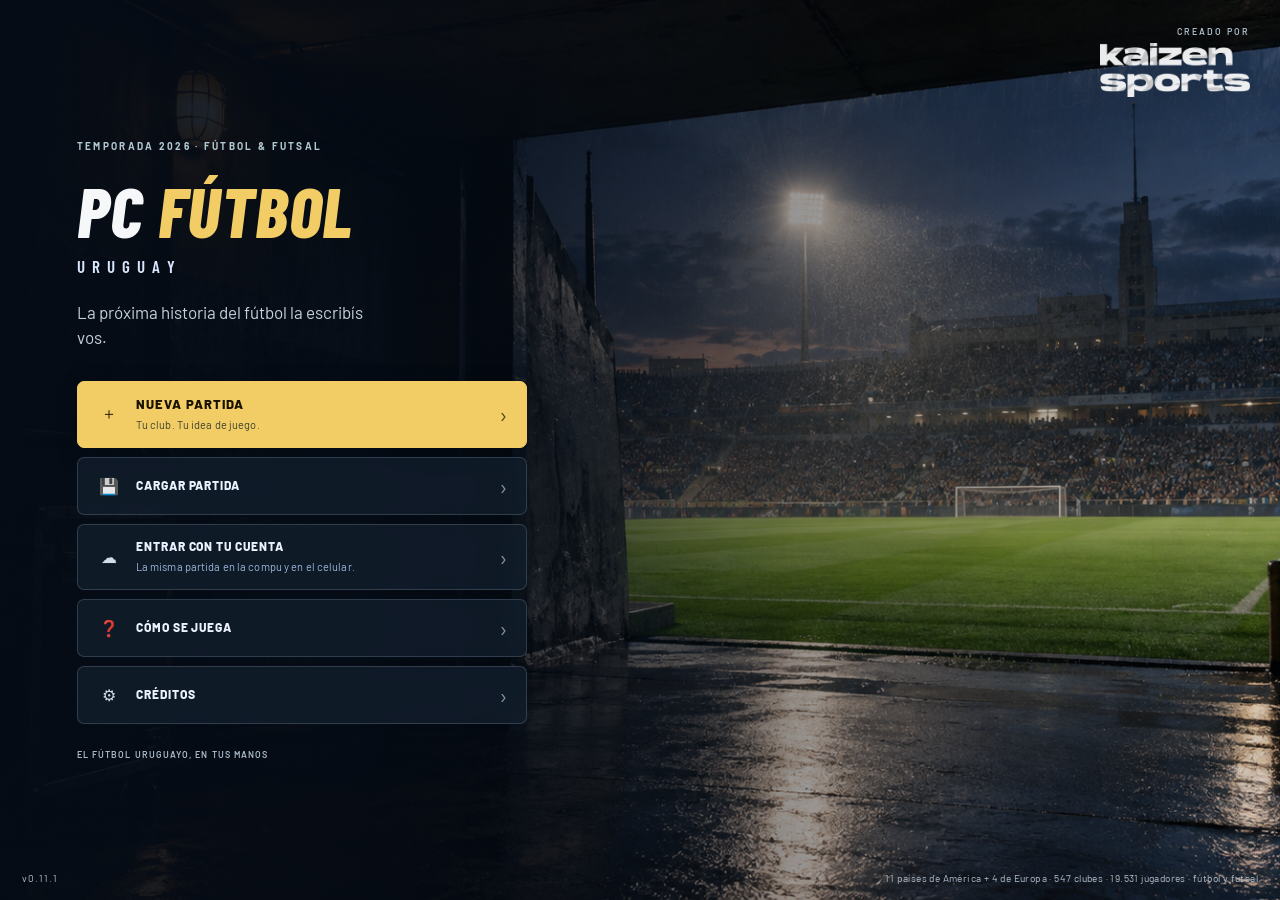
<file: index.html>
<!doctype html>
<html lang="es">
<head>
<meta charset="utf-8" />
<meta name="viewport" content="width=device-width, initial-scale=1" />
<title>PC Fútbol Uruguay</title>
<link rel="preconnect" href="https://fonts.googleapis.com"><link rel="stylesheet" href="https://fonts.googleapis.com/css2?family=Barlow+Condensed:wght@600;700;800&family=Barlow:wght@400;500;600;700&display=swap">
<link rel="icon" href="data:image/svg+xml,<svg xmlns='http://www.w3.org/2000/svg' viewBox='0 0 100 100'><circle cx='50' cy='50' r='45' fill='%23f5c400' stroke='%23000' stroke-width='6'/><text x='50' y='64' font-size='42' text-anchor='middle' font-family='Arial' font-weight='bold'>PC</text></svg>" />
  <script type="module" crossorigin src="./assets/index-eWFLXA1o.js"></script>
  <link rel="stylesheet" crossorigin href="./assets/index-C8ZMC3F7.css">
</head>
<body>
<div id="app"><div role="status" style="height:100vh;display:grid;place-content:center;background:#090f18;color:#f2cc65;font-family:Arial,sans-serif;text-align:center"><strong style="font-size:28px;letter-spacing:2px">PC FÚTBOL</strong><p style="color:#b4c1d0;font-size:13px">Entrando al juego…</p></div></div>
<noscript>Activá JavaScript para jugar PC Fútbol Uruguay.</noscript>
</body>
</html>
</file>
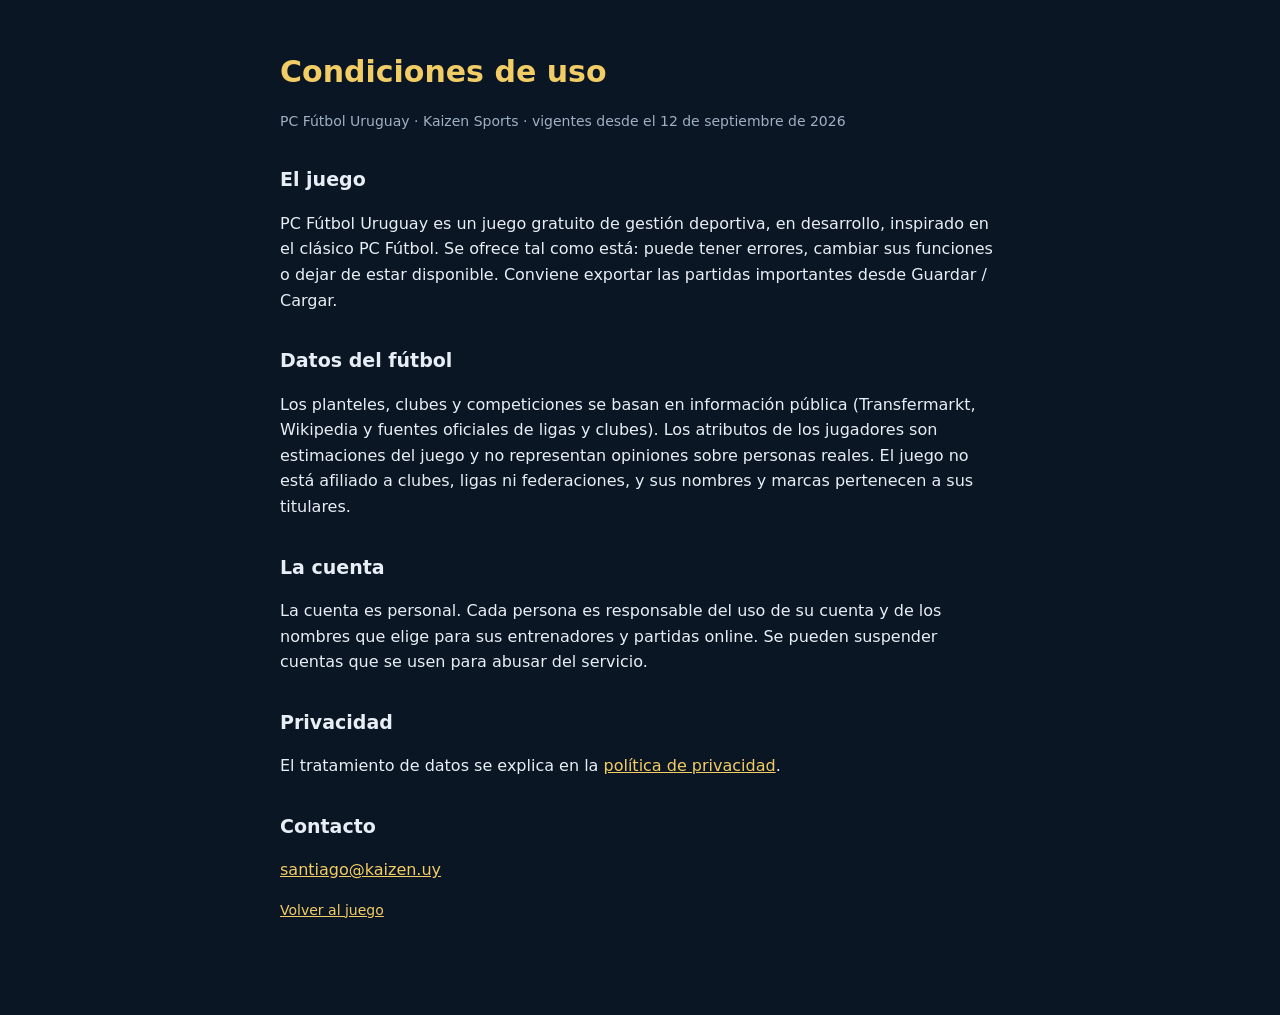
<file: condiciones.html>
<!doctype html>
<html lang="es"><head><meta charset="utf-8"><meta name="viewport" content="width=device-width,initial-scale=1">
<title>Condiciones de uso · PC Fútbol Uruguay</title>
<style>
:root{--bg:#0b1624;--tx:#e8eef5;--mu:#9fb0c3;--ac:#f2cc65}
body{margin:0;background:var(--bg);color:var(--tx);font:16px/1.6 system-ui,-apple-system,Segoe UI,Roboto,sans-serif}
main{max-width:720px;margin:0 auto;padding:48px 22px 80px}
h1{font-size:30px;margin:0 0 4px;color:var(--ac)} h2{font-size:19px;margin:32px 0 8px}
p,li{color:var(--tx)} .mu{color:var(--mu);font-size:14px} a{color:var(--ac)}
</style></head><body><main>
<h1>Condiciones de uso</h1>
<p class="mu">PC Fútbol Uruguay · Kaizen Sports · vigentes desde el 12 de septiembre de 2026</p>

<h2>El juego</h2>
<p>PC Fútbol Uruguay es un juego gratuito de gestión deportiva, en desarrollo, inspirado en el clásico PC Fútbol. Se ofrece tal como está: puede tener errores, cambiar sus funciones o dejar de estar disponible. Conviene exportar las partidas importantes desde Guardar / Cargar.</p>

<h2>Datos del fútbol</h2>
<p>Los planteles, clubes y competiciones se basan en información pública (Transfermarkt, Wikipedia y fuentes oficiales de ligas y clubes). Los atributos de los jugadores son estimaciones del juego y no representan opiniones sobre personas reales. El juego no está afiliado a clubes, ligas ni federaciones, y sus nombres y marcas pertenecen a sus titulares.</p>

<h2>La cuenta</h2>
<p>La cuenta es personal. Cada persona es responsable del uso de su cuenta y de los nombres que elige para sus entrenadores y partidas online. Se pueden suspender cuentas que se usen para abusar del servicio.</p>

<h2>Privacidad</h2>
<p>El tratamiento de datos se explica en la <a href="/privacidad.html">política de privacidad</a>.</p>

<h2>Contacto</h2>
<p><a href="mailto:santiago@kaizen.uy">santiago@kaizen.uy</a></p>
<p class="mu"><a href="/">Volver al juego</a></p>
</main></body></html>
</file>
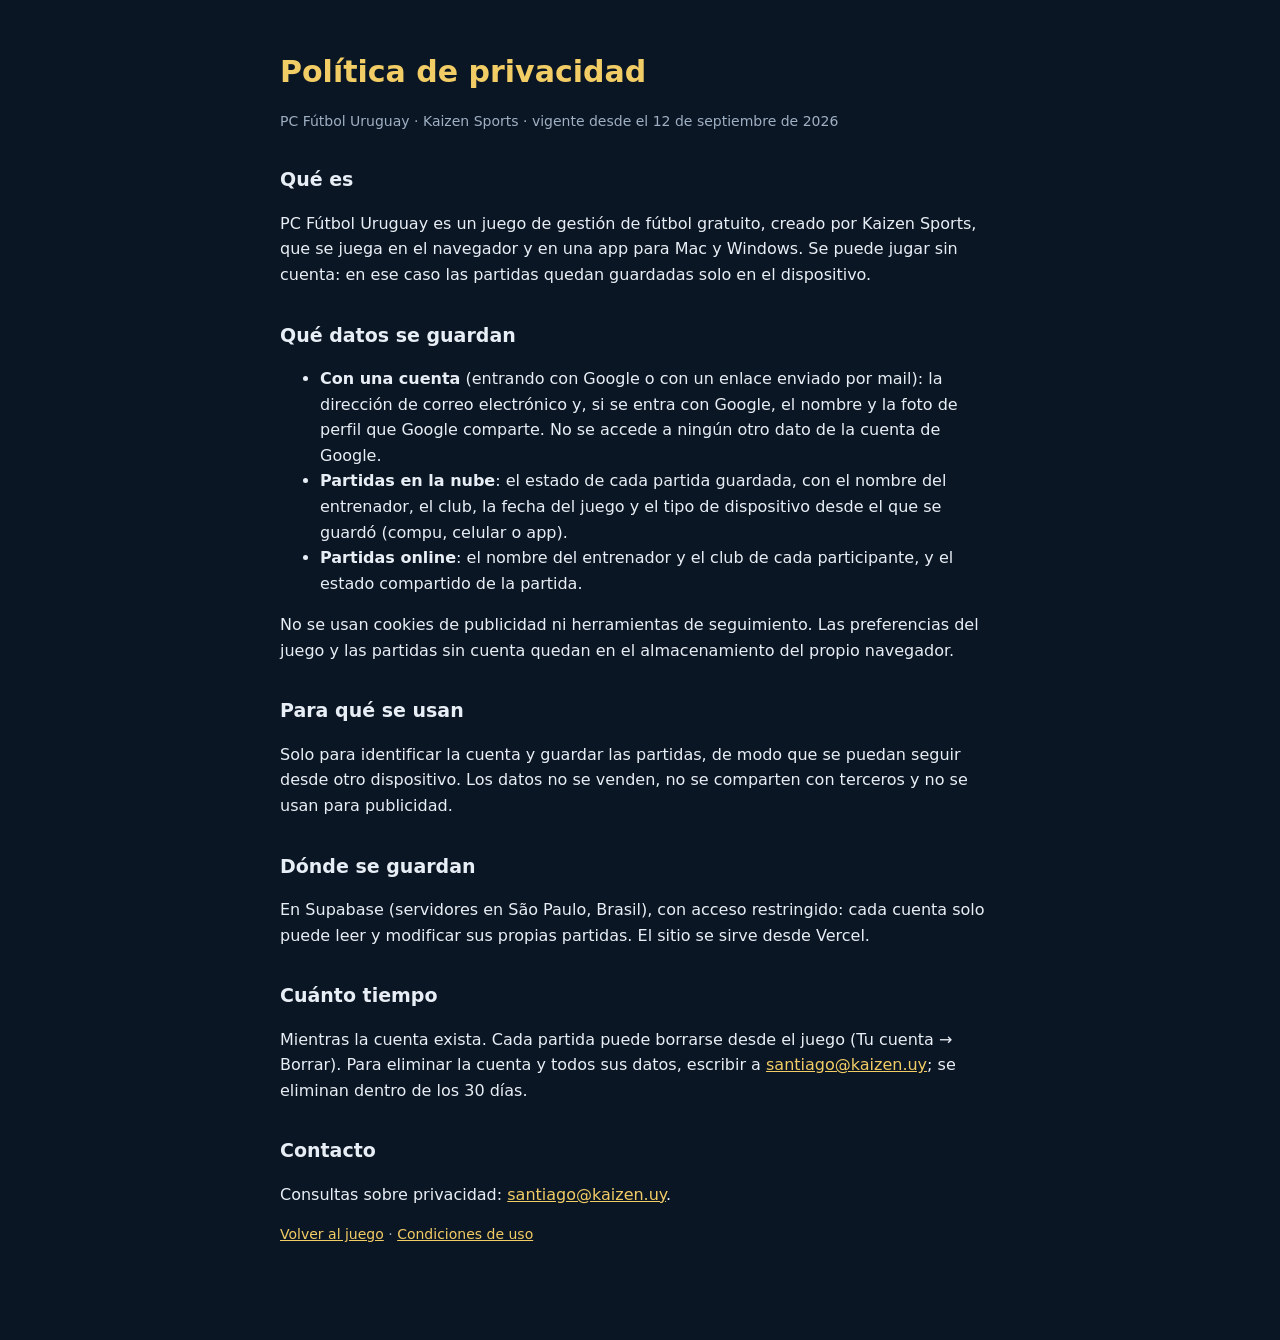
<file: privacidad.html>
<!doctype html>
<html lang="es"><head><meta charset="utf-8"><meta name="viewport" content="width=device-width,initial-scale=1">
<title>Privacidad · PC Fútbol Uruguay</title>
<style>
:root{--bg:#0b1624;--tx:#e8eef5;--mu:#9fb0c3;--ac:#f2cc65}
body{margin:0;background:var(--bg);color:var(--tx);font:16px/1.6 system-ui,-apple-system,Segoe UI,Roboto,sans-serif}
main{max-width:720px;margin:0 auto;padding:48px 22px 80px}
h1{font-size:30px;margin:0 0 4px;color:var(--ac)} h2{font-size:19px;margin:32px 0 8px}
p,li{color:var(--tx)} .mu{color:var(--mu);font-size:14px} a{color:var(--ac)}
</style></head><body><main>
<h1>Política de privacidad</h1>
<p class="mu">PC Fútbol Uruguay · Kaizen Sports · vigente desde el 12 de septiembre de 2026</p>

<h2>Qué es</h2>
<p>PC Fútbol Uruguay es un juego de gestión de fútbol gratuito, creado por Kaizen Sports, que se juega en el navegador y en una app para Mac y Windows. Se puede jugar sin cuenta: en ese caso las partidas quedan guardadas solo en el dispositivo.</p>

<h2>Qué datos se guardan</h2>
<ul>
<li><b>Con una cuenta</b> (entrando con Google o con un enlace enviado por mail): la dirección de correo electrónico y, si se entra con Google, el nombre y la foto de perfil que Google comparte. No se accede a ningún otro dato de la cuenta de Google.</li>
<li><b>Partidas en la nube</b>: el estado de cada partida guardada, con el nombre del entrenador, el club, la fecha del juego y el tipo de dispositivo desde el que se guardó (compu, celular o app).</li>
<li><b>Partidas online</b>: el nombre del entrenador y el club de cada participante, y el estado compartido de la partida.</li>
</ul>
<p>No se usan cookies de publicidad ni herramientas de seguimiento. Las preferencias del juego y las partidas sin cuenta quedan en el almacenamiento del propio navegador.</p>

<h2>Para qué se usan</h2>
<p>Solo para identificar la cuenta y guardar las partidas, de modo que se puedan seguir desde otro dispositivo. Los datos no se venden, no se comparten con terceros y no se usan para publicidad.</p>

<h2>Dónde se guardan</h2>
<p>En Supabase (servidores en São Paulo, Brasil), con acceso restringido: cada cuenta solo puede leer y modificar sus propias partidas. El sitio se sirve desde Vercel.</p>

<h2>Cuánto tiempo</h2>
<p>Mientras la cuenta exista. Cada partida puede borrarse desde el juego (Tu cuenta → Borrar). Para eliminar la cuenta y todos sus datos, escribir a <a href="mailto:santiago@kaizen.uy">santiago@kaizen.uy</a>; se eliminan dentro de los 30 días.</p>

<h2>Contacto</h2>
<p>Consultas sobre privacidad: <a href="mailto:santiago@kaizen.uy">santiago@kaizen.uy</a>.</p>
<p class="mu"><a href="/">Volver al juego</a> · <a href="/condiciones.html">Condiciones de uso</a></p>
</main></body></html>
</file>
<file: assets/index-C8ZMC3F7.css>
:root{--bg:#070f1f;--bg2:#0c1b36;--panel:#12264a;--panel2:#0d1f3f;--line:#25416f;--hi:#4b78c8;--text:#e6edff;--muted:#8fa4cf;--accent:#f5c400;--accent2:#ff8a00;--green:#39c25a;--red:#ff4d4d;--sel:#2c5cb8;--font:"Barlow","Segoe UI",Tahoma,Arial,sans-serif;--display:"Barlow Condensed","Arial Narrow",Arial,sans-serif;--ease:cubic-bezier(.2,.8,.2,1)}*{box-sizing:border-box}html,body{margin:0;height:100%;background:var(--bg);color:var(--text);font-family:var(--font);font-size:13.5px;overflow:hidden;-webkit-font-smoothing:antialiased}#app{height:100vh;display:flex;flex-direction:column}button{font-family:var(--font);font-size:12px;cursor:pointer}.btn{background:linear-gradient(#4f82d6,#2b4f96);border:1px solid #7ea3e6;border-bottom-color:#17305e;border-right-color:#17305e;color:#fff;padding:6px 14px;text-transform:uppercase;letter-spacing:.06em;font-weight:600;border-radius:2px;text-shadow:0 1px 0 #000}.btn:hover{background:linear-gradient(#6a9aeb,#3a63b3)}.btn:active{background:#243f78}.btn:disabled{opacity:.45;cursor:default}.btn.accent{background:linear-gradient(#ffd83a,#d99a00);color:#1a1200;border-color:#ffe98a;border-bottom-color:#7a5200;border-right-color:#7a5200;text-shadow:none}.btn.accent:hover{background:linear-gradient(#ffe36a,#eeb000)}.btn.small{padding:3px 8px;font-size:11px}.btn.danger{background:linear-gradient(#d8484f,#8a1f24);border-color:#f08080}.btn.ghost{background:transparent;border:1px solid var(--line);color:var(--muted)}.btn.ghost:hover{color:#fff;border-color:var(--hi)}select,input[type=text],input[type=number]{background:#071427;color:var(--text);border:1px solid var(--line);padding:4px 6px;font-family:var(--font);font-size:12px;border-radius:2px}input[type=range]{accent-color:var(--accent)}.topbar{height:52px;display:flex;align-items:center;gap:18px;padding:0 14px;background:linear-gradient(#1c3a70,#0b1d3a);border-bottom:2px solid #000;box-shadow:0 2px #3a5f9d}.logo{font-family:var(--display);font-weight:800;font-size:26px;letter-spacing:.04em;color:var(--accent);text-shadow:2px 2px 0 #000,0 0 12px rgba(245,196,0,.35);font-style:italic}.logo span{color:#fff;font-weight:300;font-style:normal;font-size:16px;margin-left:6px;letter-spacing:.2em}.topinfo{display:flex;gap:22px;margin-left:auto;font-size:12px}.topinfo b{color:#fff}.topinfo .lbl{color:var(--muted);font-size:10px;text-transform:uppercase;letter-spacing:.1em;display:block}.frame{flex:1;display:flex;min-height:0}.sidenav{width:170px;background:linear-gradient(90deg,#0e2246,#0a1a36);border-right:1px solid #000;display:flex;flex-direction:column;padding:8px 0}.sidenav button{background:none;border:0;border-left:4px solid transparent;color:var(--muted);text-align:left;padding:9px 12px;font-size:12px;text-transform:uppercase;letter-spacing:.08em;display:flex;align-items:center;gap:9px}.sidenav button .ic{width:18px;text-align:center;font-size:14px;opacity:.9}.sidenav button:hover{color:#fff;background:#ffffff0a}.sidenav button.active{color:var(--accent);border-left-color:var(--accent);background:linear-gradient(90deg,rgba(245,196,0,.14),transparent)}.sidenav .badge{margin-left:auto;background:var(--accent2);color:#000;border-radius:9px;padding:0 6px;font-size:10px;font-weight:700}.sidenav .spacer{flex:1}.main{flex:1;min-width:0;overflow:auto;padding:12px 14px;background:radial-gradient(1200px 500px at 50% -100px,#183566,var(--bg) 70%)}.bottombar{height:44px;display:flex;align-items:center;gap:12px;padding:0 14px;background:linear-gradient(#0b1d3a,#071226);border-top:1px solid #2b4a80}.bottombar .status{color:var(--muted);font-size:12px;flex:1;white-space:nowrap;overflow:hidden;text-overflow:ellipsis}.panel{background:linear-gradient(#152d5a,#0f2247);border:1px solid var(--line);box-shadow:inset 0 1px #ffffff12,0 6px 18px #00000059;margin-bottom:12px;animation:rise .4s var(--ease) both}.panel>h3{margin:0;padding:7px 12px;font-family:var(--display);font-size:14px;background:linear-gradient(#2a4f8f,#1b3a6d);border-bottom:1px solid #000;color:var(--accent);font-size:12px;text-transform:uppercase;letter-spacing:.14em;font-weight:700;display:flex;align-items:center;gap:8px}.panel>h3 .right{margin-left:auto;display:flex;gap:6px;font-weight:400;text-transform:none;letter-spacing:0}.panel .body{padding:10px}.grid2{display:grid;grid-template-columns:1fr 1fr;gap:12px}.grid4{display:grid;grid-template-columns:repeat(4,1fr);gap:12px}.grid3{display:grid;grid-template-columns:1fr 1fr 1fr;gap:12px}.grid-2-1{display:grid;grid-template-columns:2fr 1fr;gap:12px}.grid-1-2{display:grid;grid-template-columns:1fr 2fr;gap:12px}.row{display:flex;gap:8px;align-items:center;flex-wrap:wrap}.col{display:flex;flex-direction:column;gap:6px}h1.title{font-family:var(--display);font-size:26px;margin:0 0 12px;color:#fff;text-transform:uppercase;letter-spacing:.08em;font-weight:800;text-shadow:2px 2px 0 #000;display:flex;align-items:center;gap:10px;animation:rise .35s var(--ease)}h1.title small{color:var(--muted);font-size:12px;letter-spacing:.1em;margin-left:10px;font-weight:400}table.t{width:100%;border-collapse:collapse;font-size:12px}table.t th{background:#0a1a36;color:var(--muted);text-transform:uppercase;font-size:10px;letter-spacing:.08em;padding:5px 6px;text-align:left;border-bottom:1px solid var(--line);cursor:pointer;white-space:nowrap;position:sticky;top:0}table.t th.num,table.t td.num{text-align:right}table.t th.c,table.t td.c{text-align:center}table.t td{padding:4px 6px;border-bottom:1px solid rgba(255,255,255,.05);white-space:nowrap}table.t tr:nth-child(2n) td{background:#ffffff06}table.t tr.click:hover td{background:#22447d}table.t tr.sel td{background:var(--sel)!important;color:#fff}table.t tr.me td{background:#f5c4001f;font-weight:700}table.t tr.zone-g td:first-child{border-left:3px solid var(--green)}table.t tr.zone-b td:first-child{border-left:3px solid #4b9ef5}table.t tr.zone-r td:first-child{border-left:3px solid var(--red)}table.t tr.zone-y td:first-child{border-left:3px solid var(--accent)}.attr{display:inline-block;min-width:22px;text-align:center;padding:1px 3px;border-radius:2px;font-weight:700;font-size:11px;color:#000}.a1{background:#8e1b1b;color:#fff}.a2{background:#d94d2a}.a3{background:#f0a030}.a4{background:#f5d040}.a5{background:#b8e04a}.a6{background:#5cd65c}.a7{background:#2ee08a}.a8{background:#26d6f5}.pos{display:inline-block;min-width:32px;text-align:center;font-size:10px;font-weight:700;padding:1px 4px;border-radius:2px;background:#333;color:#fff}.pos.POR{background:#c9a400;color:#000}.pos.DEF{background:#2d7be0}.pos.MED{background:#2aa66b}.pos.DEL{background:#d43b3b}.shield{display:inline-flex;align-items:center;justify-content:center;width:22px;height:22px;border-radius:50%;font-size:8px;font-weight:800;border:2px solid #000;margin-right:6px;vertical-align:middle;letter-spacing:0;flex:none}.shield.big{width:64px;height:64px;font-size:16px;border-width:3px;box-shadow:0 3px 8px #0009}.tabs{display:flex;gap:2px;margin-bottom:8px;flex-wrap:wrap}.tabs button{background:#0d2043;border:1px solid var(--line);border-bottom:0;color:var(--muted);padding:6px 12px;text-transform:uppercase;font-size:11px;letter-spacing:.08em}.tabs button.active{background:linear-gradient(#2c5cb8,#1c3d80);color:#fff;border-color:var(--hi)}.tabs button:hover{color:#fff}.kv{display:grid;grid-template-columns:auto 1fr;gap:3px 12px;font-size:12px}.kv .k{color:var(--muted);text-transform:uppercase;font-size:10px;letter-spacing:.08em;padding-top:2px}.bar{height:8px;background:#071427;border:1px solid #1e3560;border-radius:2px;overflow:hidden;position:relative}.bar>i{display:block;height:100%;background:linear-gradient(90deg,#39c25a,#a8e04a)}.bar.warn>i{background:linear-gradient(90deg,#e0a030,#f5d040)}.bar.bad>i{background:linear-gradient(90deg,#c22,#f66)}.news{border-left:3px solid var(--line);padding:6px 10px;margin-bottom:6px;background:#0003}.news.important{border-left-color:var(--accent)}.news h4{margin:0 0 3px;font-size:12px;color:#fff}.news .d{color:var(--muted);font-size:10px;text-transform:uppercase;letter-spacing:.1em}.news p{margin:3px 0 0;color:#c6d3f0;font-size:12px;line-height:1.4}.news.partido{border-left-color:#4b9ef5}.news.fichaje{border-left-color:#39c25a}.news.lesion{border-left-color:#ff4d4d}.news.directiva{border-left-color:var(--accent2)}.news.copa{border-left-color:#c084fc}.money{font-variant-numeric:tabular-nums}.pos-num{color:var(--muted)}.green{color:var(--green)}.red{color:var(--red)}.muted{color:var(--muted)}.accent{color:var(--accent)}.center{text-align:center}.small{font-size:11px}.nowrap{white-space:nowrap}.modal-bg{position:fixed;inset:0;background:#000000a6;display:flex;align-items:center;justify-content:center;z-index:50}.modal{background:linear-gradient(#173468,#0e2449);border:1px solid var(--hi);box-shadow:0 10px 40px #000;min-width:420px;max-width:92vw;max-height:90vh;overflow:auto}.modal>h3{margin:0;padding:8px 12px;background:linear-gradient(#2a4f8f,#1b3a6d);color:var(--accent);text-transform:uppercase;letter-spacing:.12em;font-size:12px;display:flex;align-items:center}.modal>h3 .x{margin-left:auto;background:none;border:0;color:#fff;font-size:16px}.modal .body{padding:12px}.toast{position:fixed;bottom:56px;right:16px;background:#1b3a6d;border:1px solid var(--accent);color:#fff;padding:10px 14px;z-index:60;box-shadow:0 4px 16px #000;max-width:380px;animation:fade .3s}@keyframes fade{0%{opacity:0;transform:translateY(8px)}to{opacity:1}}.menu-screen:before{content:"";position:absolute;inset:0;background:repeating-linear-gradient(0deg,rgba(255,255,255,.025) 0 1px,transparent 1px 3px);pointer-events:none}.menu-btns .btn{padding:12px;font-size:14px}.club-grid{display:grid;grid-template-columns:repeat(auto-fill,minmax(150px,1fr));gap:8px}.club-card{background:#0d2043;border:1px solid var(--line);padding:8px;cursor:pointer;display:flex;align-items:center;gap:8px}.club-card:hover{border-color:var(--hi);background:#16305c}.club-card.sel{border-color:var(--accent);background:#1d3d75;box-shadow:0 0 0 1px var(--accent)}.club-card b{font-size:12px;display:block}.club-card small{color:var(--muted);font-size:10px}.pitch{position:relative;background:linear-gradient(#2c8b3c,#237a32);border:2px solid #fff;aspect-ratio:105/68;width:100%;background-image:repeating-linear-gradient(90deg,rgba(255,255,255,.05) 0 9.09%,transparent 9.09% 18.18%)}.pitch .line{position:absolute;border:1px solid rgba(255,255,255,.8)}.slot{position:absolute;width:46px;height:46px;margin:-23px 0 0 -23px;border-radius:50%;border:2px solid #000;display:flex;flex-direction:column;align-items:center;justify-content:center;cursor:pointer;font-size:9px;font-weight:700;box-shadow:0 2px 6px #0009;text-shadow:0 1px 1px rgba(0,0,0,.8)}.slot.sel{outline:3px solid var(--accent)}.slot .n{font-size:14px;line-height:1}.slot .nm{max-width:60px;overflow:hidden;text-overflow:ellipsis;white-space:nowrap;position:absolute;top:47px;background:#000000b3;padding:1px 4px;border-radius:2px;font-weight:600;font-size:9px;color:#fff}.match-wrap{display:grid;grid-template-columns:1fr 330px;gap:12px;height:calc(100vh - 140px)}.match-left{display:flex;flex-direction:column;min-height:0}.scoreboard{display:flex;align-items:center;justify-content:center;gap:20px;padding:8px 14px;background:linear-gradient(#0a1a36,#071226);border:1px solid var(--line);font-size:20px;font-weight:700;margin-bottom:8px;font-family:var(--display);letter-spacing:.03em}.scoreboard .score{font-size:38px;transition:transform .2s var(--ease);color:var(--accent);min-width:110px;text-align:center;font-variant-numeric:tabular-nums}.scoreboard .clock{font-size:14px;color:#fff;background:#000;padding:2px 8px;border-radius:2px;font-variant-numeric:tabular-nums}.scoreboard .team{flex:1;text-align:center;display:flex;align-items:center;gap:8px;justify-content:center}canvas.pitch2d{width:100%;height:auto;background:#1e6b2e;border:2px solid #cfd8ea;display:block;image-rendering:auto}.match-controls{display:flex;gap:6px;align-items:center;padding:8px 0}.match-controls .speed button.active{background:linear-gradient(#ffd83a,#d99a00);color:#000}.commentary{flex:1;overflow:auto;background:#040b18;border:1px solid var(--line);padding:6px 8px;font-size:12px;min-height:80px}.commentary div{padding:2px 0;border-bottom:1px solid rgba(255,255,255,.04)}.commentary .goal{color:var(--accent);font-weight:700}.commentary .yellow{color:#f5d040}.commentary .red{color:var(--red)}.commentary .min{color:var(--muted);display:inline-block;width:32px}.match-right{display:flex;flex-direction:column;gap:8px;min-height:0;overflow:auto}.lineup-list{font-size:11px}.lineup-list div{display:flex;gap:6px;padding:2px 4px;border-bottom:1px solid rgba(255,255,255,.04);align-items:center}.lineup-list .num{width:20px;color:var(--muted);text-align:right}.lineup-list .rt{margin-left:auto;font-weight:700}.lineup-list .fit{width:40px;height:5px}.lineup-list div.click{cursor:pointer}.lineup-list div.click:hover{background:#22447d}.lineup-list div.sel{background:var(--sel)}.statrow{display:grid;grid-template-columns:40px 1fr 40px;gap:6px;align-items:center;font-size:11px;margin:2px 0}.statrow .lbl{text-align:center;color:var(--muted);text-transform:uppercase;font-size:9px;letter-spacing:.1em}.statrow .l{text-align:right}.statbar{display:flex;height:6px;background:#071427}.statbar i{display:block;height:100%}.cal{display:grid;grid-template-columns:repeat(7,1fr);gap:3px}.cal .d{background:#0d2043;border:1px solid #1e3560;min-height:62px;padding:3px;font-size:10px}.cal .d.today{border-color:var(--accent);box-shadow:inset 0 0 0 1px var(--accent)}.cal .d .n{color:var(--muted)}.cal .d .fx{background:#1d3d75;margin-top:2px;padding:1px 3px;border-radius:2px;font-size:9px;white-space:nowrap;overflow:hidden;text-overflow:ellipsis}.cal .d .fx.me{background:#7a5200;color:#fff}.cal .d .fx.played{opacity:.7}.cal .head{color:var(--accent);text-transform:uppercase;font-size:10px;text-align:center;letter-spacing:.1em}.sort-ind{color:var(--accent)}.stars{color:var(--accent);letter-spacing:1px}.trophy{display:inline-block;padding:2px 6px;background:#3a2e00;border:1px solid var(--accent);color:var(--accent);border-radius:2px;font-size:10px;margin:2px}.result-list div{display:grid;grid-template-columns:1fr 50px 1fr;gap:6px;padding:3px 4px;border-bottom:1px solid rgba(255,255,255,.05);font-size:12px;align-items:center}.result-list .h{text-align:right}.result-list .s{text-align:center;font-weight:700;background:#000;border-radius:2px;padding:1px 0;color:var(--accent)}.result-list div.me{background:#f5c4001a}.result-list div.click{cursor:pointer}.result-list div.click:hover{background:#22447d}.hint{color:var(--muted);font-size:11px;font-style:italic}.form-row{display:grid;grid-template-columns:140px 1fr;gap:8px;align-items:center;margin-bottom:8px}.form-row label{color:var(--muted);text-transform:uppercase;font-size:10px;letter-spacing:.08em}.chip{display:inline-block;padding:1px 6px;border-radius:2px;font-size:10px;font-weight:700;background:#233;border:1px solid #456}.chip.w{background:#1f6b2e;border-color:#39c25a}.chip.d{background:#5a5a1a;border-color:#c9c94a}.chip.l{background:#6b1f1f;border-color:#ff4d4d}::-webkit-scrollbar{width:10px;height:10px}::-webkit-scrollbar-track{background:#071226}::-webkit-scrollbar-thumb{background:#2b4a80;border:2px solid #071226;border-radius:5px}@media (max-width:1100px){.match-wrap{grid-template-columns:1fr}.grid3{grid-template-columns:1fr 1fr}}.scorers-line{display:flex;justify-content:space-between;font-size:11px;color:var(--muted);padding:0 10px 6px;min-height:16px}.scorers-line .a{text-align:right}.scoreboard.has-sheet{margin-bottom:0;border-bottom:0}.scoresheet{display:grid;grid-template-columns:1fr 1fr;gap:6px 20px;padding:10px 18px 12px;background:linear-gradient(#071226,#050e1f);border:1px solid var(--line);border-top:1px solid rgba(255,255,255,.07);margin-bottom:8px;font-size:13px}.scoresheet .a{justify-self:end}.scoresheet .goal-line{display:flex;align-items:baseline;gap:6px;padding:2px 0;line-height:1.35}.scoresheet .a .goal-line{flex-direction:row-reverse}.scoresheet .goal-line .ball{font-size:10px;opacity:.75}.scoresheet .goal-line b{font-weight:700}.scoresheet .goal-line .mins{color:var(--muted);font-variant-numeric:tabular-nums}.goal-flash{position:absolute;inset:0;display:flex;align-items:center;justify-content:center;font-size:72px;font-weight:900;font-style:italic;text-shadow:4px 4px 0 #000,0 0 30px rgba(0,0,0,.6);pointer-events:none;animation:goalpop .5s ease-out;letter-spacing:.05em}@keyframes goalpop{0%{transform:scale(.4);opacity:0}to{transform:scale(1);opacity:1}}.goal-flash[hidden]{display:none}.progress-text{color:var(--muted);font-size:12px}@keyframes rise{0%{opacity:0;transform:translateY(6px)}to{opacity:1;transform:none}}@keyframes pop{0%{transform:scale(1)}40%{transform:scale(1.25)}to{transform:scale(1)}}.score.pop{animation:pop .5s var(--ease)}.btn{transition:background .15s,transform .1s var(--ease),box-shadow .15s}.btn:hover{box-shadow:0 3px 10px #0006;transform:translateY(-1px)}.btn:active{transform:translateY(0)}.sidenav button{transition:color .15s,background .15s,border-color .15s}table.t tr.click td{transition:background .12s}.club-card{transition:transform .15s var(--ease),border-color .15s,background .15s}.club-card:hover{transform:translateY(-2px)}.slot{transition:transform .15s var(--ease),box-shadow .15s}.slot:hover{transform:scale(1.08);z-index:2}.shield{background-image:linear-gradient(160deg,#ffffff59,#fff0 55%);box-shadow:0 1px 3px #00000080}.bar>i{transition:width .4s var(--ease)}.news{animation:rise .3s var(--ease) both}.toast{animation:rise .3s var(--ease)}.main>*{animation:rise .3s var(--ease)}.topbar{border-bottom:1px solid #1e3a68;box-shadow:0 2px 10px #0006}.kv .k,table.t th{font-family:var(--display);font-size:11px;letter-spacing:.1em}.tabs button{font-family:var(--display);font-size:12.5px;letter-spacing:.08em;transition:color .15s,background .15s}.sidenav button{font-family:var(--display);font-size:13.5px;letter-spacing:.1em}@media (prefers-reduced-motion: reduce){*{animation:none!important;transition:none!important}}.pitch.court{background:linear-gradient(#d9a45b,#c78d47);border:2px solid #fff;aspect-ratio:2/1;background-image:repeating-linear-gradient(90deg,rgba(120,70,20,.15) 0 2.5%,transparent 2.5% 5%)}.pitch.court:before{content:"";position:absolute;left:50%;top:0;bottom:0;border-left:2px solid #fff}.pitch.court:after{content:"";position:absolute;left:50%;top:50%;width:15%;aspect-ratio:1;border:2px solid #fff;border-radius:50%;transform:translate(-50%,-50%)}.club-link{cursor:pointer}.club-link:hover{color:var(--accent);text-decoration:underline}@keyframes slideIn{0%{opacity:0;transform:translate(18px)}to{opacity:1;transform:none}}@keyframes slideInBack{0%{opacity:0;transform:translate(-18px)}to{opacity:1;transform:none}}@keyframes cardSpin{0%{transform:rotateY(90deg) scale(.6);opacity:0}60%{transform:rotateY(-10deg) scale(1.1);opacity:1}to{transform:none;opacity:1}}@keyframes scorerIn{0%{opacity:0;transform:translateY(24px) scale(.95)}to{opacity:1;transform:none}}@keyframes pulseRing{0%{box-shadow:0 0 #ffd83a8c}70%{box-shadow:0 0 0 14px #ffd83a00}to{box-shadow:0 0 #ffd83a00}}@keyframes flashRow{0%{background:#ffd83a47}to{background:transparent}}.screen-in{animation:slideIn .22s var(--ease) both}.screen-back{animation:slideInBack .22s var(--ease) both}.stagger>*{animation:rise .28s var(--ease) both}.stagger>*:nth-child(1){animation-delay:.02s}.stagger>*:nth-child(2){animation-delay:.06s}.stagger>*:nth-child(3){animation-delay:.1s}.stagger>*:nth-child(4){animation-delay:.14s}.stagger>*:nth-child(5){animation-delay:.18s}.stagger>*:nth-child(n+6){animation-delay:.22s}.scorer-card{position:absolute;left:50%;bottom:14px;transform:translate(-50%);background:linear-gradient(180deg,#0a142cf5,#060c1cf5);border:1px solid var(--accent);border-radius:6px;padding:8px 16px;display:flex;gap:10px;align-items:center;animation:scorerIn .35s var(--ease) both;z-index:6;box-shadow:0 8px 30px #0009}.scorer-card .g{font-family:var(--display);font-size:22px;color:var(--accent);font-style:italic}.scorer-card .n{font-weight:700;font-size:15px}.scorer-card .m{color:var(--muted);font-size:12px}.card-pop{position:absolute;left:50%;top:38%;width:34px;height:46px;border-radius:3px;transform:translate(-50%,-50%);animation:cardSpin .5s var(--ease) both;z-index:6;box-shadow:0 6px 20px #00000080}.card-pop.y{background:#f5c400}.card-pop.r{background:#e30613}.pp-on{animation:pulseRing 1.4s ease-out infinite}.timeout-overlay{position:absolute;inset:0;background:#040a188c;display:flex;align-items:center;justify-content:center;z-index:5;animation:fade .25s var(--ease) both;font-family:var(--display);font-size:26px;letter-spacing:.1em;color:#fff}table.t tr.flash td{animation:flashRow .8s var(--ease) both}.num-anim{font-variant-numeric:tabular-nums}.pitch2d{transition:filter .2s var(--ease)}.pitch2d.goal{filter:brightness(1.25) saturate(1.15)}.week-plan{display:grid;grid-template-columns:repeat(5,1fr);gap:8px;margin-bottom:10px}.week-plan .day{display:flex;flex-direction:column;gap:4px;background:#ffffff08;border:1px solid var(--line);border-radius:4px;padding:8px}.week-plan .day b{font-family:var(--display);font-size:12px;letter-spacing:.06em;color:var(--accent)}.week-plan .day select{width:100%}.week-plan .day .hint{font-size:10.5px;line-height:1.25}@media (max-width:1100px){.week-plan{grid-template-columns:repeat(2,1fr)}}.pers-tag{display:inline-flex;align-items:center;gap:4px;font-size:11px;font-weight:700;padding:1px 7px;border-radius:2px;border:1px solid var(--line);color:var(--muted);white-space:nowrap}.pers-tag.lider{color:#f0c14b;border-color:#7a5f14;background:#f0c14b12}.pers-tag.veterano{color:#c9a227;border-color:#6b5512;background:#c9a22712}.pers-tag.ambicioso{color:#6fbf73;border-color:#2f5c33;background:#6fbf7312}.pers-tag.temperamental{color:#e2705a;border-color:#6b2f26;background:#e2705a12}.pers-tag.inseguro{color:#8fa6c4;border-color:#33475e;background:#8fa6c412}.pers-tag.profesional{color:#9fb3c8;border-color:#345}.pers-tag.tranquilo{color:#8f9aa6;border-color:#3a444e}.talk-line{font-style:italic;color:var(--muted)}.talk-opt{display:block;width:100%;text-align:left;margin-bottom:6px}.talk-opt b{display:block}.talk-done{border:1px solid var(--line);border-left:3px solid var(--accent);padding:6px 10px;background:#ffffff06}.press-q{border-left:3px solid var(--accent);padding:8px 12px;margin-bottom:12px;background:#ffffff05}.press-q .outlet{font-size:11px;letter-spacing:.08em;text-transform:uppercase;color:var(--accent);font-weight:700}.press-q h4{margin:2px 0 8px}.xi{display:flex;flex-direction:column;gap:8px}.xi-line{display:flex;align-items:center;gap:8px;flex-wrap:wrap}.xi-line .g{font-size:11px;font-weight:700;color:var(--muted);width:34px}.xi-p{display:inline-flex;gap:6px;align-items:center;border:1px solid var(--line);padding:3px 9px;border-radius:2px;cursor:pointer;font-size:12px}.xi-p:hover{border-color:var(--accent)}.btn.accent .hint,.talk-opt.accent .hint{color:#0009}a{color:var(--accent);text-decoration:none}a:hover{text-decoration:underline}a.red{color:var(--red)}ul.guia{margin:0;padding-left:18px;display:flex;flex-direction:column;gap:7px}ul.guia li{line-height:1.45}.news.linked{cursor:pointer;transition:border-color .15s var(--ease),background .15s var(--ease)}.news.linked:hover{border-color:var(--accent);background:#ffffff08}.news .d .go{float:right;color:var(--accent);font-weight:700}.toast.linked{cursor:pointer;border-color:var(--accent)}.toast .go{color:var(--accent);font-weight:700}.cele-bg{position:fixed;inset:0;z-index:2000;display:flex;align-items:center;justify-content:center;overflow:hidden;animation:fadeIn .35s var(--ease)}.cele-bg.bueno{background:radial-gradient(circle at 50% 35%,#1b3a72e6,#050b18f2)}.cele-bg.malo{background:radial-gradient(circle at 50% 35%,#3a1b1be6,#0b0505f2)}.cele-card{position:relative;text-align:center;max-width:620px;padding:28px 34px;background:var(--panel);border:1px solid var(--line);border-top:3px solid var(--accent);box-shadow:0 24px 70px #000a;animation:celeIn .55s var(--ease) both}.cele-bg.malo .cele-card{border-top-color:var(--red)}.cele-icon{font-size:52px;line-height:1;animation:celePop .7s var(--ease) both .15s}.cele-shield{margin:8px 0 4px}.cele-card h1{font-family:var(--display);font-size:44px;letter-spacing:.04em;margin:6px 0 2px;color:var(--accent)}.cele-bg.malo .cele-card h1{color:var(--red)}.cele-card h2{font-size:15px;font-weight:600;color:var(--text);margin:0 0 16px}.cele-lines{display:flex;flex-direction:column;gap:9px;text-align:left;margin-bottom:18px}.cele-line{border-left:3px solid var(--accent);padding:6px 12px;background:#ffffff08;animation:celeLine .45s var(--ease) both}.cele-bg.malo .cele-line{border-left-color:var(--red)}.cele-line b{display:block;font-size:11px;letter-spacing:.08em;text-transform:uppercase;color:var(--accent)}.cele-bg.malo .cele-line b{color:var(--red)}.cele-line span{font-size:13px;line-height:1.45}.cele-btn{min-width:180px}.papel{position:absolute;top:-14px;width:8px;height:14px;opacity:.9;animation-name:caer;animation-timing-function:linear;animation-iteration-count:infinite}@keyframes caer{0%{transform:translateY(-20px) rotate(0)}to{transform:translateY(105vh) rotate(720deg)}}@keyframes celeIn{0%{opacity:0;transform:translateY(26px) scale(.94)}to{opacity:1;transform:none}}@keyframes celePop{0%{transform:scale(0) rotate(-40deg)}70%{transform:scale(1.25) rotate(8deg)}to{transform:scale(1) rotate(0)}}@keyframes celeLine{0%{opacity:0;transform:translate(-14px)}to{opacity:1;transform:none}}@keyframes fadeIn{0%{opacity:0}to{opacity:1}}.ptip{position:fixed;z-index:3000;pointer-events:none;background:var(--panel);border:1px solid var(--hi);box-shadow:0 12px 34px #000a;padding:10px 12px;min-width:250px;max-width:300px}.ptip .nm{font-weight:800;font-size:13px;margin-bottom:1px}.ptip .sub{font-size:11px;color:var(--muted);margin-bottom:8px}.ptip .at{display:grid;grid-template-columns:auto 30px 1fr;gap:3px 7px;align-items:center;font-size:11px}.ptip .at .lb{color:var(--muted)}.ptip .at .bar{height:5px}.ptip .fs{display:flex;gap:10px;margin-top:8px;font-size:11px;color:var(--muted)}.ptip .warn-fit{color:var(--red)}.pitch .slot .md{position:absolute;top:-7px;right:-10px;background:#04101f;color:var(--accent);border:1px solid var(--accent);border-radius:2px;font-size:10px;font-weight:800;padding:0 4px;line-height:14px;box-shadow:0 2px 6px #000a}.main[data-screen]{position:relative;background-repeat:no-repeat;background-size:cover;background-position:center}.main[data-screen]:before{content:"";position:absolute;inset:0;pointer-events:none;background:linear-gradient(180deg,#070f1fdd,#070f1fc4 45%,#070f1fe8);z-index:0}.main[data-screen]>*{position:relative;z-index:1}.main[data-screen=office]{--screen-image:url(../fondos/oficina.jpg)}.main[data-screen=squad]{--screen-image:url(../fondos/vestuario.jpg)}.main[data-screen=tactics]{--screen-image:url(../fondos/tactica.jpg)}.main[data-screen=league]{--screen-image:url(../fondos/competiciones.jpg)}.main[data-screen=calendar]{--screen-image:url(../fondos/calendario.jpg)}.main[data-screen=transfers]{--screen-image:url(../fondos/fichajes.jpg)}.main[data-screen=training]{--screen-image:url(../fondos/entrenamiento.jpg)}.main[data-screen=dressing]{--screen-image:url(../fondos/vestuario2.jpg)}.main[data-screen=finance]{--screen-image:url(../fondos/finanzas.jpg)}.main[data-screen=club]{--screen-image:url(../fondos/estadio.jpg)}.main[data-screen=nation]{--screen-image:url(../fondos/seleccion.jpg)}.main[data-screen=news]{--screen-image:url(../fondos/prensa.jpg)}.main[data-screen=guide]{--screen-image:url(../fondos/guia.jpg)}.main[data-screen=sacked]{--screen-image:url(../fondos/carrera.jpg)}.main[data-screen=hinchada]{--screen-image:url(../fondos/hinchada.jpg)}.menu-screen{position:relative;height:100vh;display:flex;align-items:center;justify-content:center;background:#050b18 url(../fondos/menu.jpg) center/cover no-repeat;overflow:hidden}.menu-screen:before{content:"";position:absolute;inset:0;background:radial-gradient(ellipse at 50% 45%,#0a1830b0,#050b18e8 62%,#03070f)}.menu-inner{position:relative;z-index:1;display:flex;flex-direction:column;align-items:center;width:min(520px,92vw)}.menu-logo{font-family:var(--display);font-size:clamp(46px,7.4vw,86px);font-weight:800;font-style:italic;letter-spacing:.01em;line-height:.95;display:flex;gap:.22em;filter:drop-shadow(0 6px 18px #000c)}.menu-logo .pc{background:linear-gradient(#fff 8%,#cfe0f5 42%,#7d95b8 62%,#eef4ff);-webkit-background-clip:text;background-clip:text;color:transparent}.menu-logo .fu{background:linear-gradient(#fff2b0 6%,#ffd83a 38%,#e09a00 66%,#ffe98a);-webkit-background-clip:text;background-clip:text;color:transparent}.menu-uy{display:flex;align-items:center;justify-content:center;gap:14px;width:100%;margin:4px 0 26px;color:#dbe7ff;font-family:var(--display);font-size:clamp(15px,1.9vw,22px);letter-spacing:.52em;text-indent:.52em;font-weight:600}.menu-uy i{flex:1 1 60px;height:2px;background:linear-gradient(90deg,transparent,var(--accent));max-width:70px}.menu-uy i:last-child{background:linear-gradient(90deg,var(--accent),transparent)}.menu-btns{display:flex;flex-direction:column;gap:11px;width:100%}.mbtn{display:flex;align-items:center;gap:14px;width:100%;padding:13px 18px;cursor:pointer;text-align:left;font-family:var(--font);color:#eaf1ff;background:linear-gradient(#22406f,#12274d);border:1px solid #3c68ad;border-bottom-color:#0d1c38;box-shadow:0 6px 18px #0007,inset 0 1px #fff2;transition:transform .12s var(--ease),filter .12s var(--ease)}.mbtn:hover{filter:brightness(1.22);transform:translate(3px)}.mbtn .ic{width:26px;text-align:center;font-size:16px;opacity:.9}.mbtn .tx{flex:1;display:flex;flex-direction:column;line-height:1.15}.mbtn .tx b{font-size:14px;letter-spacing:.1em;font-weight:800}.mbtn .tx small{font-size:11px;letter-spacing:.06em;color:#9fb6da;margin-top:2px}.mbtn .ch{font-size:22px;opacity:.55}.mbtn.pri{background:linear-gradient(#ffd83a,#d99a00);border-color:#ffe98a;border-bottom-color:#7a5200;color:#1a1200;box-shadow:0 8px 26px #f5c40033,inset 0 1px #fff7}.mbtn.pri .tx b{font-size:15px}.mbtn.pri .ch{opacity:.7}.menu-tag{display:flex;align-items:center;gap:14px;margin-top:30px;width:100%;color:#cddcf5;font-size:11.5px;letter-spacing:.24em;font-weight:600}.menu-tag i{flex:1;height:1px;background:linear-gradient(90deg,transparent,var(--accent))}.menu-tag i:last-child{background:linear-gradient(90deg,var(--accent),transparent)}.menu-ver{position:absolute;left:22px;bottom:16px;z-index:1}.menu-ver{color:#5f78a4;font-size:11px;letter-spacing:.1em}.menu-foot{position:absolute;right:22px;bottom:16px;z-index:1;color:#5f78a4;font-size:11px;letter-spacing:.04em}@media (max-width:640px){.menu-foot{display:none}}.scorer-card .as{font-size:11px;color:var(--muted);margin-top:2px}.scorer-card .as b{color:var(--text)}.scorer-card{border-left:4px solid var(--gol,var(--accent))}.momentum{display:flex;align-items:center;height:8px;margin:8px 0 0;border:1px solid var(--line);position:relative;background:#04101f}.momentum i{height:100%;transition:width .5s var(--ease)}.momentum .lbl{position:absolute;left:50%;transform:translate(-50%);top:-15px;font-size:9px;letter-spacing:.16em;color:var(--muted);text-transform:uppercase}.timeline{position:relative;height:20px;margin:6px 0 2px;border-bottom:1px solid var(--line)}.timeline .mk{position:absolute;top:4px;width:3px;height:11px;border-radius:1px;background:var(--muted);transform:translate(-50%)}.timeline .mk.goal{background:var(--accent);height:15px;top:2px;width:4px}.timeline .mk.yellow{background:#f5c400}.timeline .mk.red{background:var(--red)}.timeline .mk.sub{background:#4b9ef5}.timeline .mk.injury{background:#e2705a}.timeline .mk.mio{box-shadow:0 0 0 1px #fff6}.timeline .ahora{position:absolute;top:0;width:1px;height:19px;background:#fff;opacity:.6}.match-controls .btn.active{background:linear-gradient(#ffd83a,#d99a00);color:#1a1200;border-color:#ffe98a}.big-num{font-size:34px;font-weight:800;line-height:1.1;color:var(--accent)}.big-num .hint{display:block;font-size:12px;font-weight:400;color:var(--muted);margin-top:2px}@media (max-width:1100px){.grid4{grid-template-columns:1fr 1fr}}.skip-overlay{position:absolute;inset:0;display:flex;align-items:center;justify-content:center;background:#060e1c8c;color:#dfe7f5;font-size:15px;letter-spacing:.03em;pointer-events:none}.skip-overlay[hidden]{display:none}.hl-badge{position:absolute;top:36px;left:36px;background:#060e1cb8;color:#f5c400;border:1px solid rgba(245,196,0,.4);padding:3px 8px;font-size:12px;font-weight:700;letter-spacing:.04em;pointer-events:none}.hl-badge[hidden]{display:none}:root{--bg:#090f18;--bg2:#101b29;--panel:#142130;--panel2:#101c29;--line:#304052;--muted:#acb9c9;--hi:#74add4;--accent:#f2cc65;--green:#6cdda6;--red:#ff8585;--text:#edf2f7;color-scheme:dark}html,body{font-size:14px}#app{height:100dvh}:focus-visible{outline:2px solid var(--accent);outline-offset:4px}button,a,input,select{touch-action:manipulation}button{transition:background .16s ease,border-color .16s ease,box-shadow .16s ease,transform .16s ease}button:disabled{transform:none!important}.btn{background:#22394c;border:1px solid #456178;border-radius:6px;padding:9px 15px;text-shadow:none;letter-spacing:.035em;min-height:36px}.btn:hover{background:#304e64;border-color:#88b6d5}.btn:active{transform:translateY(1px)}.btn.accent{background:#f2cc65;border-color:#f2cc65;color:#151a20}.btn.accent:hover{background:#ffdf89}.btn.danger{background:#64383e;border-color:#a8646b}.btn.small{min-height:30px;padding:5px 9px}.btn.ghost{color:#b7c7d8}.btn.active{box-shadow:inset 0 -2px var(--accent);color:var(--accent)}.topbar{height:66px;flex-shrink:0;background:#0c1520;border-bottom:1px solid var(--line);box-shadow:none;padding:0 22px}.logo{font-size:24px;text-shadow:none}.logo span{font-size:12px;letter-spacing:.17em}.topinfo{gap:24px}.topinfo .lbl{margin-bottom:4px;font-size:10px}.topinfo b{font-variant-numeric:tabular-nums}.sidenav{width:190px;flex-shrink:0;background:#0d1722;border-right:1px solid #273747;padding:12px 8px;overflow-y:auto;gap:3px}.sidenav button{border-left:2px solid transparent;border-radius:5px;padding:10px;font-size:11px;letter-spacing:.055em;flex-shrink:0}.sidenav button.active{background:#233338;color:#f6d983;border-left-color:var(--accent)}.sidenav button:hover{background:#1d2c3b}.sidenav .spacer{min-height:12px}.main{padding:22px;background:#0c1520}.main[data-screen]:before{background:linear-gradient(110deg,#090f18ed,#090f18c7);position:fixed}.main[data-screen=office]{--screen-image:url(../fondos/oficina-2026.png)}.main[data-screen]>*{isolation:isolate}.panel{background:#142130f5;border-color:#304052;border-radius:9px;box-shadow:0 8px 26px #0002;overflow:hidden;margin-bottom:16px}.panel>h3{background:#182737;border-bottom:1px solid #304052;color:#c9d7e5;padding:12px 15px;font-size:11px;letter-spacing:.12em}.panel .body{padding:15px}.grid2,.grid3,.grid4,.grid-2-1,.grid-1-2{gap:16px;align-items:start}h1.title{font-size:29px;letter-spacing:.025em;text-shadow:none;margin-bottom:22px;line-height:1.15}h1.title small{line-height:1.5}.shield.big{border-radius:16px;width:58px;height:64px;box-shadow:0 4px 12px #0005}table.t{font-size:12px}table.t th{background:#101c29;padding:9px 8px;font-size:10px}table.t td{padding:8px;line-height:1.35}table.t tr.click:hover td{background:#273d50}.panel .body:has(>table){overflow-x:auto}.tabs{gap:6px;margin-bottom:14px}.tabs button{border:1px solid var(--line);border-radius:5px;padding:9px 13px;background:#142130}.tabs button.active{background:#2b3e47;border-color:#a68e51;color:#ffe198}.news{padding:10px 12px;border-radius:0 6px 6px 0;background:#09131c66}.news p{line-height:1.6}.kv{gap:8px 14px}.bar{border:0;height:6px;background:#080f17;border-radius:4px}.bar>i{background:linear-gradient(90deg,#3aaf84,#a0e1b7);transition:width .4s ease}.bottombar{min-height:64px;height:auto;flex-shrink:0;padding:12px 22px;background:#0c1520;border-top:1px solid #304052;gap:9px}.bottombar .status{font-size:12px}.modal-bg{backdrop-filter:blur(6px);padding:16px;animation:veil-in .16s ease}.modal{border:1px solid #52657a;border-radius:12px;background:#142130;box-shadow:0 24px 100px #0009;animation:dialog-in .2s var(--ease)}.modal>h3{background:#1b2d3e;padding:15px 18px;letter-spacing:.06em}.modal .body{padding:20px}.modal>h3 .x{min-width:32px;min-height:32px;border-radius:4px}.modal .body>div{max-width:100%}.toast{background:#193328;border-color:#55816a;border-radius:8px;line-height:1.5;max-width:min(430px,calc(100vw - 32px))}.menu-screen{min-height:100dvh;height:auto;flex:1;justify-content:flex-start;padding:60px max(6vw,24px);background-image:url(../fondos/tunel-2026.png);background-position:center}.menu-screen:before{background:linear-gradient(90deg,#050c16f5,#050c16d9 32%,#050c1666 62%,#050c1622)}.menu-inner{width:min(450px,100%);align-items:flex-start;animation:menu-enter .65s var(--ease)}.menu-eyebrow{color:#b2c9d4;font-size:10px;letter-spacing:.23em;margin-bottom:25px;font-weight:700}.menu-logo{font-size:clamp(48px,5.5vw,76px);filter:none}.menu-logo .pc{background:none;color:#f6f7f9}.menu-logo .fu{background:none;color:#f2cc65}.menu-uy{justify-content:flex-start;width:auto;letter-spacing:.42em;text-indent:0;margin:12px 0 0;font-size:17px}.menu-uy i{display:none}.menu-intro{font-size:17px;font-weight:400;color:#c4d0dc;margin:24px 0 30px;max-width:300px;line-height:1.5}.menu-btns{gap:9px}.mbtn{border:1px solid #53627280;border-radius:7px;box-shadow:none;background:#142130b8;padding:15px 18px;min-height:56px;backdrop-filter:blur(8px)}.mbtn.pri{background:#f2cc65;border-color:#f2cc65;box-shadow:0 5px 24px #0002}.mbtn .tx b{font-size:12px;letter-spacing:.08em}.mbtn.pri .tx b{font-size:13px}.mbtn .tx small{letter-spacing:.01em;line-height:1.4;margin-top:5px}.mbtn.pri .tx small{color:#3e432f}.menu-tag{letter-spacing:.12em;font-size:9px;color:#aabaca;margin-top:25px}.menu-tag i{display:none}.menu-ver,.menu-foot{color:#b0bdca;font-size:10px}.decision-strip{display:flex;gap:0;background:#142130f5;border:1px solid #3d5361;border-radius:9px;margin-bottom:22px;overflow:hidden}.decision-strip button{flex:1;border:0;border-right:1px solid var(--line);padding:16px 18px;background:none;text-align:left;color:var(--text)}.decision-strip button:last-child{border-right:0}.decision-strip button:hover{background:#22384a}.decision-strip small{display:block;font-size:10px;text-transform:uppercase;letter-spacing:.12em;color:var(--muted);margin-bottom:6px}.decision-strip strong{font-size:20px;font-variant-numeric:tabular-nums}.decision-strip span{display:block;font-size:11px;margin-top:5px;color:var(--muted)}.match-wrap{height:auto;min-height:calc(100dvh - 44px);grid-template-columns:minmax(0,1fr) 320px;gap:20px}.match-right{max-height:none;overflow:visible}.scoreboard{background:#101d2b;border:1px solid #3d5361;border-radius:9px;padding:15px;gap:16px;font-size:19px}.scoreboard .score{font-size:42px}.scoreboard .clock{background:#294135;color:#b6f0c8;padding:6px 10px;font:600 14px var(--font)}.scoreboard.has-sheet{border-radius:9px 9px 0 0}.scoresheet{background:#0d1926;border:1px solid #3d5361;border-top-color:#22323f;border-radius:0 0 9px 9px}canvas.pitch2d{border:1px solid #526357;border-radius:7px;box-shadow:0 12px 40px #0004}.match-controls{gap:7px;padding:12px 0;flex-wrap:wrap}.commentary{background:#101d2b;border-radius:7px;min-height:110px;max-height:200px}.commentary>div{padding:7px 10px;animation:comment-in .22s ease}.hl-badge{background:#132a20e8;color:#b7edca;border:1px solid #668772;border-radius:4px;padding:7px 10px}.screen-in{animation:screen-enter .23s var(--ease)}.screen-back{animation:screen-return .23s var(--ease)}.stagger>.panel{animation:screen-enter .28s var(--ease) both}.stagger>.panel:nth-child(2){animation-delay:35ms}.stagger>.panel:nth-child(3){animation-delay:.07s}@keyframes screen-enter{0%{opacity:0;transform:translateY(7px)}to{opacity:1;transform:none}}@keyframes screen-return{0%{opacity:0;transform:translate(-7px)}to{opacity:1;transform:none}}@keyframes menu-enter{0%{opacity:0;transform:translateY(14px)}to{opacity:1;transform:none}}@keyframes dialog-in{0%{opacity:0;transform:translateY(10px) scale(.985)}to{opacity:1;transform:none}}@keyframes veil-in{0%{opacity:0}to{opacity:1}}@keyframes comment-in{0%{opacity:0;transform:translate(-6px)}to{opacity:1;transform:none}}@media (max-width:1200px){.topinfo{gap:12px}.topinfo>div:nth-child(3){display:none}.sidenav{width:166px}.main{padding:16px}.grid3{grid-template-columns:repeat(2,minmax(0,1fr))}.match-wrap{grid-template-columns:minmax(0,1fr) 285px}.scoreboard{font-size:16px;gap:8px}}@media (max-width:900px){.topbar{height:56px;padding:0 12px}.topinfo>div:nth-child(n+4){display:none}.match-wrap{grid-template-columns:1fr}.match-right{display:grid;grid-template-columns:1fr 1fr;gap:12px}.sidenav{width:145px}.sidenav button{font-size:10px;padding:9px 6px}.grid3,.grid-2-1,.grid-1-2{grid-template-columns:1fr}.bottombar{flex-wrap:wrap;padding:10px 12px}.bottombar .status{flex-basis:100%}.bottombar .btn{flex:1;font-size:10px;padding:8px}.decision-strip button{padding:12px}.decision-strip strong{font-size:17px}.modal{min-width:0!important;max-width:100%;width:max-content}.modal [style*=min-width]{min-width:0!important}}@media (max-width:600px){.frame{flex-direction:column}.sidenav{width:100%;flex-direction:row;overflow-x:auto;overflow-y:hidden;padding:6px;gap:3px;border-right:0;border-bottom:1px solid var(--line);flex-shrink:0}.sidenav button{white-space:nowrap;padding:10px;font-size:10px;border-left:0;border-bottom:2px solid transparent}.sidenav button.active{border-bottom-color:var(--accent)}.sidenav .spacer{display:none}.topinfo>div:nth-child(2){display:none}.logo{font-size:20px}.logo span{font-size:10px}.main{padding:13px}.grid2,.grid4,.grid3{grid-template-columns:1fr}.match-right{display:block}.scoreboard .score{font-size:30px;min-width:74px}.scoreboard .team{font-size:13px;flex-wrap:wrap}.scoreboard .shield.big{width:36px;height:40px;font-size:10px}.decision-strip{flex-wrap:wrap}.decision-strip button{flex-basis:50%;border-bottom:1px solid var(--line)}.decision-strip strong{font-size:17px}h1.title{font-size:23px;flex-wrap:wrap}h1.title small{margin-left:0}.menu-screen{padding:40px 24px 58px;background-position:60% center;overflow:auto}.menu-logo{font-size:52px}.menu-eyebrow{font-size:9px;margin-bottom:20px}.menu-intro{font-size:15px;margin:18px 0}.menu-tag{font-size:8px}.modal-bg{padding:10px}.modal .body{padding:14px}.menu-inner{margin:auto}.bottombar .btn{letter-spacing:0}}@media (prefers-reduced-motion:reduce){*,*:before,*:after{animation:none!important;transition:none!important;scroll-behavior:auto!important}.mbtn:hover,.btn:active{transform:none}}.global-search-trigger{white-space:nowrap;margin-left:6px;font-size:11px}.search-body{width:min(580px,78vw)}.global-search{width:100%;padding:14px 16px;font:16px var(--font);color:var(--text);border:1px solid #68839b;border-radius:6px;background:#0b1723;outline-offset:2px}.search-results{max-height:52vh;overflow-y:auto;margin-top:12px;overscroll-behavior:contain}.search-result{width:100%;display:flex;align-items:center;gap:12px;text-align:left;background:none;color:var(--text);border:0;border-bottom:1px solid #30405288;padding:11px 8px;min-height:48px;border-radius:4px}.search-result:hover,.search-result:focus-visible{background:#294357}.search-result>span:first-child,.search-name{flex:1}.search-result b{font-size:13px;display:block}.search-result small{display:block;color:var(--muted);margin-top:4px;font-size:11px}.search-label{color:var(--accent);font-size:10px;letter-spacing:.13em;padding:16px 8px 6px}.search-result>.pos{flex:0!important}.search-result>.attr{margin-left:auto}.search-result>.search-name{flex:1}@media (max-width:600px){.global-search-trigger{font-size:10px;padding:6px;min-height:32px}.topinfo{margin-left:auto}.search-body{width:calc(100vw - 60px)}.topbar{gap:8px}}.main[data-screen]{background-position:center;background-size:cover;background-attachment:fixed}.main[data-screen]:before{background:radial-gradient(ellipse 76% 68% at 50% 44%,#090f18f0,#090f18e6 40%,#090f1894 74%,#090f184d),linear-gradient(180deg,#090f184d,#090f188c 58%,#090f18e0)}.panel>h3{background:transparent;border-bottom:1px solid #24354a;color:#93a6ba;font-size:10px;letter-spacing:.15em;padding:12px 16px 9px;font-weight:600}.panel{background:#131f2cf2}.main>.panel>.body{padding:20px 22px}.main>.panel>h3{font-size:12px;color:#cfdcea;letter-spacing:.09em}.grid3>.panel>.body,.grid4>.panel>.body{padding:12px 13px}.grid3>.panel>h3,.grid4>.panel>h3{padding:10px 13px 7px}.panel table{font-variant-numeric:tabular-nums;border-collapse:collapse}.panel thead th{position:sticky;top:0;z-index:2;background:#16232f;color:#8fa1b4;font-weight:600;letter-spacing:.08em;border-bottom:1px solid #2b3d50}.panel tbody tr+tr>td{border-top:1px solid #1d2a38}.panel tbody tr:nth-child(2n)>td{background:#ffffff05}.panel tbody tr:hover>td{background:#74add417}.panel tbody tr.me>td{box-shadow:inset 2px 0 0 var(--accent)}h1.title{font-weight:700;letter-spacing:.01em}h1.title small{color:var(--muted);font-weight:400;letter-spacing:.06em}.sidenav button{color:#b6c6d6}.sidenav button .ic{opacity:.7}.sidenav button:hover{background:#20334a;color:#eaf3ff}.sidenav button:hover .ic{opacity:1}.sidenav button.active{background:linear-gradient(90deg,#2b4661,#1a2a3c);color:var(--accent);border-left-color:var(--accent);box-shadow:inset 0 0 0 1px #3d5c78,0 2px 10px #00000059;font-weight:700}.sidenav button.active .ic{opacity:1}.pitch-hint{position:absolute;left:10px;bottom:8px;z-index:3;color:#a9bccd;font-size:11px;letter-spacing:.05em;background:#060e1899;padding:4px 9px;border-radius:5px;pointer-events:auto}.slot{touch-action:none}.bottombar .btn{background:linear-gradient(#2f4d68,#22394c);border-color:#5f87a6;color:#eaf3ff;font-weight:700;min-height:40px;padding:10px 18px}.bottombar .btn:hover{background:linear-gradient(#3c6488,#2a4760);border-color:#8dc0e0}.bottombar .btn.accent{background:linear-gradient(#ffd95e,#e8b021);border-color:#ffe89a;color:#1a1200;box-shadow:0 0 0 1px #ffe89a59,0 4px 14px #f2cc6547}.bottombar .btn.accent:hover{background:linear-gradient(#ffe587,#f5c33a)}table.t tr.click{cursor:pointer}table.t tr.click td:last-child{position:relative;padding-right:18px}table.t tr.click td:last-child:after{content:"›";position:absolute;right:7px;top:50%;transform:translateY(-50%);color:#5d7a94;font-size:15px;line-height:1}table.t tr.click:hover td:last-child:after{color:var(--accent)}.result-list .click{cursor:pointer;position:relative;padding-right:14px;border-radius:4px}.result-list .click:after{content:"›";position:absolute;right:4px;top:50%;transform:translateY(-50%);color:#5d7a94}.result-list .click:hover{background:#74add41a}.result-list .click:hover:after{color:var(--accent)}.club-link{color:#d3e2f1;border-bottom:1px dotted #4f708c}.club-link:hover{color:var(--accent);border-bottom-color:var(--accent);text-decoration:none}.news[style*=cursor]:hover,.news.click:hover{box-shadow:inset 3px 0 0 var(--accent)}.dorsal-edit{cursor:pointer;border-bottom:1px dotted #4f708c;padding:0 2px}.dorsal-edit:hover{color:var(--accent);border-bottom-color:var(--accent)}table.t tr.click td:last-child:has(button):after{content:none}table.t tr.click td:last-child:has(button){padding-right:6px}.panel-ir{color:#9ab6d0;font-size:11px;letter-spacing:.06em;text-decoration:none;border-bottom:1px dotted #4f708c}.panel-ir:hover{color:var(--accent);border-bottom-color:var(--accent)}.memoria-records{display:grid;grid-template-columns:repeat(2,minmax(0,1fr));gap:24px;margin:20px 0}.memoria-records h3{font-size:12px;text-transform:uppercase;letter-spacing:.1em;color:var(--muted);margin:0 0 12px}.memoria-row{display:flex;align-items:center;justify-content:space-between;gap:12px;padding:6px 0}.memoria-row strong{font-size:25px;font-variant-numeric:tabular-nums;font-weight:600}.memoria-momento{border-left:2px solid var(--accent);padding:4px 16px;margin:16px 0}.memoria-momento p{margin:4px 0}.memoria-etapa .btn{text-align:left;white-space:normal}@media (max-width:640px){.memoria-records{grid-template-columns:1fr;gap:18px}.memoria-row{flex-wrap:wrap}.modal .grid2{min-width:0!important}.bottombar .btn{min-height:40px}.modal-bg .modal{min-width:0!important;max-width:calc(100vw - 20px)}}.office-decision{display:flex;align-items:center;justify-content:space-between;gap:24px;padding:22px 26px;margin:0 0 22px;border:1px solid var(--line);border-left:3px solid var(--accent);background:#ffffff06}.office-decision h2{font-size:clamp(20px,2vw,28px);line-height:1.2;margin:8px 0}.office-decision p{max-width:65ch;margin-bottom:0}.office-decision small{letter-spacing:.12em;font-size:10px}@media (max-width:640px){.office-decision{align-items:stretch;flex-direction:column;padding:18px;gap:14px}.office-decision .btn{white-space:normal}}.timeline button.mk{padding:0;border:0;cursor:pointer}.timeline button.mk:focus-visible{outline:2px solid white;outline-offset:4px}.timeline button.mk:before{content:"";position:absolute;inset:-5px}.timeline{height:28px;margin-top:10px}.match-controls .btn{min-height:36px}.match-side-tabs{display:flex;gap:4px;border-bottom:1px solid var(--line);padding-bottom:6px;flex-shrink:0}.match-side-tabs button{flex:1;padding:11px 8px;border:0;border-bottom:2px solid transparent;background:transparent;color:var(--muted);font:600 13px var(--font);cursor:pointer}.match-side-tabs button.active{border-bottom-color:var(--accent);color:var(--text);background:#ffffff08}.match-side-content{min-width:0}.match-side-content>.panel{margin-top:16px}.match-reading{color:#e3eae8}.match-reading h3,.reading-map h3{font:600 14px var(--font);letter-spacing:0;text-transform:none;margin:0}.reading-section-title{display:flex;align-items:baseline;justify-content:space-between;gap:8px}.reading-period{font-size:10px;color:var(--muted);white-space:nowrap}.reading-balance{font-size:18px;line-height:1.3;min-height:47px;margin:16px 0;color:#f0f3ed}.reading-danger{display:grid;grid-template-columns:1fr 1fr;gap:20px;margin-bottom:22px}.reading-team{display:flex;flex-direction:column;gap:5px}.reading-team>span{display:flex;align-items:center;gap:6px;font-size:11px}.reading-team .shield{width:24px;height:26px;font-size:8px}.reading-team>b{font:600 34px var(--font);line-height:1.2;font-variant-numeric:tabular-nums}.reading-team:first-child>b,.reading-directions>span:first-child{color:#80c8ff}.reading-team:last-child>b,.reading-directions>span:last-child{color:#ffbc83}.reading-team>small{font-size:11px;color:var(--muted)}.reading-current h4{font:500 12px var(--font);margin:0 0 8px;color:var(--muted)}.reading-directions{display:flex;justify-content:space-between;gap:8px;font-size:10px;letter-spacing:.05em;margin:8px 0}.reading-territory{display:grid;grid-template-columns:repeat(3,minmax(0,1fr));gap:2px}.reading-territory>div{display:flex;flex-direction:column;text-align:center;gap:5px;padding:13px 3px;background:rgba(145,175,157,calc(.07 + var(--zone-share,0)*.3));border-bottom:2px solid #6d8b794f}.reading-territory b{font-size:20px;font-weight:500;font-variant-numeric:tabular-nums}.reading-territory small{font-size:9px;color:var(--muted)}.reading-map{border-top:1px solid var(--line);padding-top:18px;margin-top:20px;min-width:0}.shot-map{position:relative;margin:8px 0}.reading-pitch{display:block;width:100%;height:auto}.shot-map-dots{position:absolute;inset:0}.shot-dot{position:absolute;transform:translate(-50%,-50%);width:22px;height:22px;padding:0;border:0;background:transparent;cursor:pointer;border-radius:50%}.shot-dot:after{content:"";display:block;width:8px;height:8px;margin:auto;border:2px solid var(--shot-color);border-radius:50%;background:#142b29;box-shadow:0 0 0 1px #091816}.shot-dot.is-goal:after{background:var(--shot-color);width:11px;height:11px}.shot-dot:hover,.shot-dot:focus-visible{z-index:2;outline:2px solid #fff;outline-offset:0;background:#0e1c2699}.reading-empty{color:var(--muted);font-size:12px;line-height:1.5;margin:12px 0}.reading-empty[hidden]{display:none}.shot-list{display:flex;flex-direction:column}.shot-row{display:flex;align-items:center;gap:10px;text-align:left;background:transparent;color:var(--text);border:0;border-top:1px solid #ffffff0d;padding:10px 4px;cursor:pointer;min-height:44px;font:12px var(--font)}.shot-row:hover{background:#ffffff08}.shot-row>span:nth-child(2){flex:1}.shot-row small{display:block;color:var(--muted);font-size:10px;margin-top:3px}.shot-minute{font-size:12px;color:var(--muted);min-width:26px}.shot-row>span:last-child{color:var(--accent)}.shot-detail{width:min(690px,calc(100vw - 72px));max-width:100%}.reading-shot-heading{display:flex;align-items:center;gap:12px;margin-bottom:16px}.reading-shot-heading>div{flex:1}.reading-shot-heading small{color:var(--muted);font-size:11px}.reading-shot-heading h3{margin:3px 0;font-size:20px}.reading-shot-heading>b{color:var(--accent);font-size:13px}.reading-origin{font-size:16px;margin:18px 0 10px}.reading-sequence{display:flex;flex-wrap:wrap;gap:8px 26px;padding-left:22px;font-size:11px;line-height:1.6;color:var(--muted)}.reading-sequence b{color:var(--text);font-weight:500}.reading-facts{display:grid;grid-template-columns:repeat(3,minmax(0,1fr));gap:14px;margin:20px 0}.reading-facts dt{font-size:10px;line-height:1.5;color:var(--muted)}.reading-facts dd{font-size:19px;margin:6px 0 0;font-variant-numeric:tabular-nums}.reading-outcome{padding-top:14px;border-top:1px solid var(--line);line-height:1.5}.reading-final{display:grid;grid-template-columns:minmax(0,1fr) minmax(0,1.4fr);gap:30px;border-top:1px solid var(--line);padding:24px 0;margin-top:16px}.reading-final h2{font-size:26px;margin:0 0 12px}.reading-final h3{font-size:13px;margin:24px 0 10px}.reading-final>.reading-map{border:0;margin:0;padding:0}.reading-final>.reading-map h3{margin:0}.match-incidents{display:flex;gap:6px;overflow-x:auto;min-height:44px;align-items:center;padding:4px 0;margin:2px 0 8px;scrollbar-width:thin;flex-shrink:0}.incident{display:flex;align-items:center;gap:5px;white-space:nowrap;background:#ffffff05;border:1px solid var(--line);border-radius:4px;padding:8px;color:var(--muted);cursor:pointer;font:10px var(--font);min-height:36px}.incident b{color:var(--text)}.incident.goal{border-color:#c8a665;color:#ead7a0}.incident.yellow>span{color:#edce54}.incident.red>span{color:#f77979}.incident:hover{background:#ffffff0c}@media (min-width:901px){.match-wrap{grid-template-columns:minmax(0,1fr) 340px}.match-right{display:flex}.match-side-tabs{position:sticky;top:0;background:#102029;z-index:2}}@media (max-width:900px){.match-right{display:flex}.match-side-content>.match-reading{display:grid;grid-template-columns:1fr 1fr;gap:24px}.match-reading>.reading-map{margin:0;padding:0;border:0}.reading-balance{min-height:0}}@media (max-width:600px){.match-side-content>.match-reading{display:block}.match-reading>.reading-map{border-top:1px solid var(--line);margin-top:20px;padding-top:18px}.reading-final{grid-template-columns:1fr;gap:20px}.reading-facts{gap:8px}.reading-facts dd{font-size:15px}.reading-shot-heading{gap:8px}.reading-shot-heading h3{font-size:17px}.shot-detail{width:calc(100vw - 52px)}.match-controls .speed{flex-wrap:wrap}.match-controls .speed .btn{padding-inline:9px}.reading-final h2{font-size:22px}}.match-field{position:relative;width:100%;align-self:center}.match-narration summary{padding:9px 0;color:var(--muted);font-size:11px;cursor:pointer}.match-narration .commentary{max-height:180px}.shot-detail>.reading-pitch{max-height:30dvh}.shot-detail .reading-shot-heading{margin-bottom:8px}.match-controls>.btn.active{background:#233931;color:#d8e7df;border-color:#667e70}.match-controls>.btn.accent:not(:first-child){background:#1c2c3b;color:var(--text);border-color:var(--line);text-shadow:none}@media (min-width:901px){.match-live .match-wrap{height:calc(100dvh - 44px);min-height:0}.match-live .match-right{max-height:100%;overflow-y:auto;padding-right:5px}.match-live .match-left{overflow-y:auto}.match-live .match-field{max-width:calc((100dvh - 320px)*var(--field-ratio))}.match-live .match-controls{padding:10px 0}.match-live .scoreboard{padding:10px}.match-live .scoreboard .score{font-size:36px}}@media (min-width:901px) and (max-height:600px){.match-live .match-field{max-width:calc((100dvh - 240px)*var(--field-ratio))}.match-live .scoreboard{padding:4px}.match-live .scorers-line{min-height:0}.match-live .match-controls .btn{min-height:30px;padding-block:4px}}.database-loading{height:3px;overflow:hidden;background:var(--line);margin:22px 0 6px}.database-loading:after{content:"";display:block;width:35%;height:100%;background:var(--accent);animation:database-progress 1.4s ease-in-out infinite alternate}@keyframes database-progress{to{transform:translate(185%)}}@media (prefers-reduced-motion:reduce){.database-loading:after{animation:none;width:100%}}button.club-card{font:inherit;color:inherit;text-align:left;cursor:pointer}button.club-card:focus-visible{outline:2px solid var(--accent);outline-offset:3px}.contract-summary{padding:18px 20px;margin:0 0 20px;border-left:2px solid var(--accent);background:#ffffff09}.contract-summary h3{font-size:28px;background:none!important;border:0!important;padding:8px 0!important;margin:0}.contract-summary p{margin:5px 0}.contract-summary small{letter-spacing:.12em;font-size:10px}.replay-body{width:min(760px,calc(100vw - 64px),calc(140dvh - 340px));min-width:240px;margin:auto}.replay-body .row{margin-top:12px;justify-content:space-between}.match-left,.match-right{min-width:0}@media (max-width:900px){.match-wrap{grid-template-columns:minmax(0,1fr)}}.main[data-screen]{background-image:radial-gradient(ellipse 76% 68% at 50% 44%,#090f18f0,#090f18e6 40%,#090f1894 74%,#090f184d),linear-gradient(180deg,#090f184d,#090f188c 58%,#090f18e0),var(--screen-image,none)}.main[data-screen]:before{display:none}.sr-only{position:absolute;width:1px;height:1px;padding:0;margin:-1px;overflow:hidden;clip-path:inset(50%);white-space:nowrap;border:0}.attribute-legend{margin:0 0 8px;color:var(--muted);font-size:11px;line-height:1.5}.attribute-legend>span{color:var(--text);font-size:9px}.player-attributes{display:grid;gap:4px;margin:0;min-width:0;font-variant-numeric:tabular-nums}.player-attribute{display:grid;grid-template-columns:minmax(0,1fr) minmax(90px,1fr);gap:12px;align-items:center;padding:6px 8px;border:1px solid transparent;border-radius:4px;min-width:0;color:#b6c4d1}.player-attribute dt{display:flex;align-items:center;gap:5px;min-width:0;font-size:12px}.player-attribute dd{margin:0;display:flex;align-items:center;gap:10px;min-width:0}.attribute-mark{width:7px;flex-shrink:0;font-size:7px}.attribute-value{min-width:2ch;text-align:right;font-size:13px}.player-attribute .bar{flex:1;min-width:0;opacity:.55}.player-attribute.key{background:#ffffff09;border-color:#ffffff18;color:#f0e4bf;font-weight:750}.player-attribute.key .bar{opacity:1}.player-attributes.compact{grid-template-columns:repeat(3,minmax(0,1fr));gap:3px}.player-attributes.compact .player-attribute{grid-template-columns:minmax(0,1fr) auto;gap:3px;padding:5px 3px}.player-attributes.compact dt{font-size:10px;gap:3px}.player-attributes.compact .attribute-value{font-size:12px}.ptip .player-attribute{grid-template-columns:minmax(0,1.35fr) minmax(64px,1fr);gap:6px;padding:3px 4px}.ptip .player-attribute dt{font-size:11px}.ptip .player-attribute dd{gap:6px}.ptip .player-attribute .bar{height:4px}.squad-table{container-type:inline-size;min-width:0;max-width:100%}.squad-toolbar{display:flex;align-items:center;flex-wrap:wrap;gap:10px;margin:16px 0 12px}.squad-toolbar .attribute-legend{margin:0 auto 0 0}.squad-order{display:flex;align-items:center;gap:8px;color:var(--muted);font-size:12px;min-width:0}.squad-order select{min-width:0;max-width:100%;font-size:12px}.squad-table table.t{table-layout:fixed}.squad-table table.t th{cursor:default}.squad-table table.t td{white-space:normal;vertical-align:middle;padding:10px 7px;overflow-wrap:anywhere}.squad-table .squad-identity{width:22%}.squad-table .squad-attributes{width:34%}.squad-table .squad-status,.squad-table .squad-season{width:13%}.squad-table .squad-contract{width:18%}.squad-player-heading{display:flex;align-items:baseline;gap:8px}.squad-player-link{appearance:none;padding:3px 0;border:0;background:none;color:var(--text);font:inherit;font-size:13px;font-weight:650;text-align:left;line-height:1.4;cursor:pointer;overflow-wrap:anywhere;min-width:0}.squad-player-link>span{color:var(--accent);white-space:nowrap}.squad-player-link:focus-visible,.squad-table .dorsal-edit:focus-visible{outline:2px solid var(--accent);outline-offset:3px}.squad-table .dorsal-edit,.squad-number{flex-shrink:0;min-width:24px;font-variant-numeric:tabular-nums}.squad-table .dorsal-edit{font:inherit;color:var(--text);background:#ffffff08;border:1px solid var(--line);border-radius:4px;padding:4px;cursor:pointer}.squad-player-meta{display:flex;align-items:center;gap:6px;flex-wrap:wrap;margin-top:6px;font-size:10px;color:var(--muted)}.squad-player-meta .shield{vertical-align:middle}.squad-alert{font-size:10px;line-height:1.4;margin-top:5px}.squad-datum{display:flex;justify-content:space-between;gap:7px;align-items:baseline;font-size:11px;line-height:1.5;margin:3px 0;font-variant-numeric:tabular-nums}.squad-datum>span:first-child{color:var(--muted)}.squad-datum>span:last-child{text-align:right}.squad-overall>span:last-child{font-size:17px;font-weight:700;color:var(--text)}@container (max-width:900px){.squad-table table.t thead{position:absolute;width:1px;height:1px;overflow:hidden;clip-path:inset(50%)}.squad-table table.t,.squad-table table.t tbody{display:block;width:100%}.squad-table table.t tr{display:grid;grid-template-columns:minmax(0,1fr) minmax(0,1fr);gap:12px 20px;margin-bottom:12px;padding:14px;border:1px solid var(--line);border-radius:8px;background:#142130d9}.squad-table table.t td{display:block;width:auto;min-width:0;padding:0;border:0!important;background:transparent!important}.squad-table table.t td.squad-identity{grid-column:1;grid-row:1}.squad-table table.t td.squad-status{grid-column:2;grid-row:1}.squad-table table.t td.squad-attributes{grid-column:1/-1;grid-row:2}.squad-table table.t td.squad-season{grid-column:1;grid-row:3}.squad-table table.t td.squad-contract{grid-column:2;grid-row:3}.squad-table td.squad-season:before,.squad-table td.squad-contract:before{content:attr(data-label);display:block;margin-bottom:5px;font-size:10px;text-transform:uppercase;letter-spacing:.06em;color:var(--muted)}.squad-table .player-attributes.compact dt{font-size:11px}}@container (max-width:360px){.squad-table table.t tr{padding:10px;gap:12px}.squad-table .player-attributes.compact .player-attribute{padding:5px 1px;gap:1px}.squad-table .player-attributes.compact dt{font-size:10px;gap:2px}.squad-table .player-attributes.compact .attribute-value{font-size:11px}.squad-order{flex:1}.squad-toolbar .attribute-legend{flex-basis:100%}}.tactics-player-details .nm{font-size:16px;font-weight:700;margin-bottom:4px}.tactics-player-details .sub{font-size:11px;color:var(--muted);margin-bottom:12px}.tactics-player-details .fs{display:flex;flex-wrap:wrap;gap:8px;margin:10px 0;font-size:11px;color:var(--muted)}.tactics-player-details .warn-fit{color:var(--red)}.player-profile{grid-template-columns:repeat(2,minmax(0,1fr))}.player-profile>div{min-width:0}.player-career{overflow-x:auto;max-width:100%}@media (max-width:600px){.player-profile{grid-template-columns:minmax(0,1fr)}}.transfer-proposal{width:520px;max-width:100%}.clause-field{display:flex;flex-direction:column;gap:6px;min-width:0;margin:12px 0;font-size:12px}.clause-field>span:first-child{color:var(--muted)}.clause-field input,.clause-field select{width:100%;min-width:0;font-variant-numeric:tabular-nums}.clause-money{display:flex;align-items:center;gap:8px}.clause-money small{color:var(--muted)}.clause-money input{flex:1;min-width:0}.clause-money input[aria-invalid=true]{outline:1px solid var(--red)}.clause-editor{border-block:1px solid var(--line);margin:20px 0 14px}.clause-editor summary{padding:14px 0;cursor:pointer;font-weight:650;font-size:13px}.clause-editor summary:focus-visible{outline:2px solid var(--accent);outline-offset:3px}.clause-count{float:right;margin-left:12px;color:var(--muted);font-size:11px;font-weight:400}.clause-options{padding-bottom:14px}.clause-option{padding:12px 0;border-top:1px solid #ffffff0a}.clause-toggle{display:flex;align-items:flex-start;gap:10px;cursor:pointer;font-size:12px;line-height:1.5}.clause-toggle input{flex-shrink:0;accent-color:var(--accent);margin-top:3px;width:16px;height:16px}.clause-toggle small{display:block;margin-top:3px;font-size:11px;color:var(--muted);font-weight:400}.clause-fields{border:0;padding:0 0 0 26px;margin:4px 0 0;min-width:0}.clause-fields[hidden],.clause-field[hidden],.clause-error[hidden]{display:none}.clause-error{color:var(--red);font-size:12px}.clause-variable{padding:8px 0 12px;border-bottom:1px solid var(--line);margin-bottom:12px}.clause-valuation{padding:16px;border-left:2px solid var(--accent);background:#ffffff05;margin:16px 0}.clause-valuation>small{font-size:9px;letter-spacing:.08em;color:var(--muted)}.clause-valuation-numbers{display:flex;align-items:baseline;gap:12px;flex-wrap:wrap;font-size:12px;margin-top:10px}.clause-valuation-numbers b,.clause-valuation-numbers strong{display:block;font-size:19px;font-variant-numeric:tabular-nums;margin-top:5px}.clause-valuation .hint{margin-bottom:0;line-height:1.5}.pact-groups{display:grid;grid-template-columns:repeat(2,minmax(0,1fr));gap:20px}.pact-card{padding:16px 0;border-bottom:1px solid var(--line)}.pact-card:first-child{padding-top:0}.pact-card:last-child{border-bottom:0}.pact-card-heading{display:flex;align-items:baseline;justify-content:space-between;flex-wrap:wrap;gap:8px}.pact-card h4{margin:0;font-size:14px}.pact-card-heading .btn{white-space:normal;text-align:left}.pact-effect{font-size:15px;font-weight:650;line-height:1.5;margin:12px 0 8px;font-variant-numeric:tabular-nums}.pact-description{font-size:12px;color:var(--muted);line-height:1.6}.pact-card-footer{display:flex;align-items:center;justify-content:space-between;gap:12px;flex-wrap:wrap}.pact-card-footer small{color:var(--muted)}.pact-amount{font-size:24px;font-weight:700;font-variant-numeric:tabular-nums}@media (max-width:900px){.pact-groups{grid-template-columns:minmax(0,1fr)}}@media (max-width:600px){.transfer-proposal{width:100%}.clause-valuation{padding:12px}.clause-fields{padding-left:16px}}.clause-recap{font-size:11px;line-height:1.6;margin:8px 0;max-width:32rem;white-space:normal}.clause-recap summary{cursor:pointer;color:var(--accent);font-weight:600}.clause-recap ul{padding-left:18px;margin:8px 0}.clause-recap li{margin:5px 0}.pact-pending{display:flex;justify-content:space-between;align-items:center;gap:14px;flex-wrap:wrap;padding:16px 20px;margin:12px 0 20px;border:1px solid #ac935c80;border-left:3px solid var(--accent);border-radius:5px}.pact-pending .hint{margin-bottom:0}.match-form{margin:16px 0;padding:14px 0;border-block:1px solid var(--line)}.form-heading{display:flex;justify-content:space-between;gap:10px;flex-wrap:wrap;margin-bottom:12px}.form-pair{display:grid;grid-template-columns:1fr 1fr;gap:20px;margin-bottom:8px}.form-team{min-width:0;display:flex;flex-direction:column;gap:8px}.form-team:last-child{align-items:flex-end;text-align:right}.form-team strong{font-size:13px}.form-results{list-style:none;display:flex;gap:5px;margin:0;padding:0}.form-results .chip{display:grid;place-items:center;min-width:25px;height:27px;padding:0;font-size:12px}.form-results .latest{border-bottom:3px solid currentColor;font-weight:900}.pitch .slot-pos{position:absolute;top:-18px;left:-9px;min-width:25px;padding:1px 4px;background:#07121e;border:1px solid #adb7c0;border-radius:3px;color:#fff;font-size:10px;line-height:14px;white-space:nowrap}.club-competitions{margin:0 0 20px}.club-competitions>small{display:block;letter-spacing:.09em;margin-bottom:9px}.club-competitions>.tabs{margin-bottom:8px}.competition-explorer{border-block:1px solid var(--line);padding:10px 0}.competition-explorer>summary{cursor:pointer;font-weight:600;color:var(--muted);padding:4px 0}.competition-explorer[open]>summary{margin-bottom:13px;color:var(--text)}.competition-explorer .tabs:last-child{margin-bottom:0}.contract-term{display:grid;grid-template-columns:1fr 1fr;gap:12px}.contract-term select{width:100%;min-width:0}@media (max-width:420px){.contract-term{grid-template-columns:1fr}}.market-timing{margin:12px 0 18px;padding:12px 15px;border-left:3px solid var(--accent);background:#d6b5670b;line-height:1.6;color:var(--muted)}.market-timing strong{color:var(--text)}.agreed-transfers{display:grid;grid-template-columns:repeat(auto-fit,minmax(min(100%,260px),1fr));gap:14px}.transfer-arrival{padding:15px;border:1px solid var(--line);border-radius:7px;background:#ffffff04;margin:12px 0}.agreed-transfers .transfer-arrival{margin:0}.transfer-arrival p{margin:7px 0}.transfer-arrival>small{display:block;letter-spacing:.06em;margin-bottom:7px}.transfer-player{display:block;padding:0;border:0;background:none;text-align:left;color:var(--text);font-size:17px;font-weight:700;text-decoration:underline;text-underline-offset:3px}.office-standings,.result-standings{display:grid;grid-template-columns:repeat(auto-fit,minmax(min(100%,320px),1fr));gap:18px;margin:18px 0}.standings-panel{min-width:0}.standings-panel>.body{padding:10px 12px}.standings-panel h3{display:flex;align-items:center;justify-content:space-between;gap:8px;flex-wrap:wrap}.standings-panel h3 .right{float:none;margin-left:auto}.standings-table{width:100%;table-layout:fixed;font-variant-numeric:tabular-nums}.standings-table .num{width:34px}.standings-table .standing-rank{width:52px;text-align:center}.standings-table td,.standings-table th{padding:8px 4px}.standings-table .standing-team>span{display:flex;align-items:center;gap:7px;min-width:0}.standing-team .shield{flex-shrink:0;margin:0;width:23px;height:26px;font-size:7px}.standing-team>span>span:last-child{overflow-wrap:anywhere}.standing-rank>span{display:flex;align-items:center;justify-content:space-between;gap:3px}.standing-move{font-size:10px;font-weight:700;min-width:22px}.standing-move.up{color:#a4cfb5}.standing-move.down{color:#ecb39c}.standing-move.same{color:var(--muted)}.standings-crop{margin:10px 0 0}.standings-table tr.me td{font-weight:700;background:#f6cc6210}.standings-table tr.me td:first-child{box-shadow:inset 3px 0 var(--accent)}.match-standing-link{display:flex;flex-direction:column;gap:4px;width:100%;text-align:left;border:1px solid var(--line);border-radius:4px;background:#ffffff06;color:var(--text);padding:10px 12px;font:500 12px var(--font);cursor:pointer}.match-standing-link small{color:var(--muted);font-size:9px;letter-spacing:.12em}.match-standing-link:hover{background:#ffffff0c}.match-standing-link b{margin-left:5px}.match-standings .live-table-clock{font-size:19px;margin:14px 0 8px}.match-standings .standings-table{font-size:11px}.live-tables>.panel{margin-bottom:16px}.match-final-standings{margin:28px 0}.match-final-standings>h2{font-size:25px;margin-bottom:4px}.live-scores{display:grid;gap:0}.live-score{display:grid;grid-template-columns:minmax(0,1fr) 50px minmax(0,1fr);align-items:center;gap:8px;padding:10px 0;border-bottom:1px solid var(--line);font-size:12px}.live-score>span:first-child{text-align:right}.live-score>b{text-align:center;font-variant-numeric:tabular-nums}.live-score.own{font-weight:700}.live-score>small{grid-column:1/-1;text-align:center}.tactics-layout{display:grid;grid-template-columns:minmax(270px,.85fr) minmax(0,1.6fr);grid-template-areas:"settings board" "settings roster";gap:18px;align-items:start}.tactics-board{grid-area:board;min-width:0}.tactics-settings{grid-area:settings;min-width:0}.tactics-roster{grid-area:roster;display:grid;grid-template-columns:repeat(2,minmax(0,1fr));gap:14px;min-width:0}.tactics-roster>.panel:has(.tactics-player-details){grid-column:1/-1}.tactics-settings>.grid2{grid-template-columns:minmax(0,1fr)}.tactics-layout .form-row{grid-template-columns:110px minmax(0,1fr)}.tactics-layout select,.tactics-layout input{min-width:0;max-width:100%}.tactics-board>.panel>h3{display:flex;align-items:center;justify-content:space-between;gap:8px;flex-wrap:wrap}.tactics-board>.panel>h3 .right{float:none}.tactics-board .pitch{margin:14px 0 6px}.tactics-roster .lineup-list>div{flex-wrap:wrap}.tactics-roster .lineup-list .fit{width:38px}.saved-tactic-form{display:grid;gap:12px;max-width:420px}.saved-tactic-form>input{width:100%}.saved-tactic-form>label{font-weight:600}.saved-tactics{margin-top:16px}.saved-tactics>summary{cursor:pointer;padding:10px 0;font-weight:600}.saved-tactic{padding:12px 0;border-top:1px solid var(--line)}.saved-tactic small{display:block;margin-top:3px}.saved-tactic>.row{flex-wrap:wrap;margin-top:9px;gap:5px}.saved-tactic b{overflow-wrap:anywhere}@media (max-width:1050px){.tactics-layout{grid-template-columns:minmax(255px,.85fr) minmax(0,1.5fr);gap:12px}.tactics-roster{grid-template-columns:minmax(0,1fr)}.tactics-layout .form-row{grid-template-columns:95px minmax(0,1fr)}}@media (max-width:800px){.tactics-layout{grid-template-columns:minmax(0,1fr);grid-template-areas:"board" "settings" "roster"}.tactics-board .pitch{margin-top:18px}.tactics-board .slot{width:34px;height:34px;margin:-17px 0 0 -17px}.tactics-board .slot .nm{top:33px;max-width:52px;font-size:8px}.tactics-board .slot .n{font-size:12px}.tactics-board .pitch .slot .md{font-size:9px;padding:0 2px;right:-7px}.tactics-board .slot-pos{font-size:9px;top:-17px;padding:0 2px;min-width:22px}.tactics-board .pitch-hint{font-size:8px;left:4px;bottom:4px;max-width:90%}.office-standings,.result-standings{gap:12px}.standings-panel h3,.standings-table{font-size:12px}}.match-preparing{padding:18px;margin-bottom:14px;border:1px solid var(--line);background:var(--panel);font-weight:600;text-align:center}@media (max-width:600px){.tactics-board .pitch:not(.court){aspect-ratio:105/84}.tactics-board .pitch-hint{letter-spacing:0}}.cal-next{display:grid;grid-template-columns:minmax(0,1.3fr) minmax(0,1fr);gap:8px 22px;align-items:center;margin-bottom:16px;padding:14px 18px;background:var(--panel);border:1px solid var(--line);border-left:4px solid var(--accent);cursor:pointer}.cal-next:hover{border-color:var(--hi)}.cal-next.copa{border-left-color:var(--accent2,#ff8a00)}.cal-next.intl{border-left-color:var(--green)}.cal-next.empty{display:flex;gap:12px;cursor:default}.cal-next-head{grid-column:1/-1;display:flex;flex-wrap:wrap;gap:6px 14px;align-items:baseline;font-size:12px;color:var(--muted)}.cal-next-head .tag{color:var(--accent);font-weight:800;letter-spacing:.08em;text-transform:uppercase;font-size:11px}.cal-next-head .cuando{margin-left:auto;color:var(--text);font-weight:700}.cal-next-match{display:grid;grid-template-columns:1fr auto 1fr;align-items:center;gap:12px}.cal-next-match .lado{display:flex;align-items:center;gap:10px;font-size:17px;min-width:0}.cal-next-match .lado:last-child{justify-content:flex-end;flex-direction:row-reverse}.cal-next-match .lado b{overflow:hidden;text-overflow:ellipsis;white-space:nowrap}.cal-next-match .vs{display:flex;flex-direction:column;align-items:center;font-weight:800;color:var(--muted);font-size:13px}.cal-next-match .vs small{font-weight:600;font-size:11px}.cal-next .match-form{margin:0}.cal-mes{display:inline-flex;align-items:center;gap:6px}.cal-mes b{min-width:130px;text-align:center}.cal2{display:grid;grid-template-columns:repeat(7,minmax(0,1fr));gap:4px}.cal2 .head{font-size:11px;color:var(--muted);text-align:center;letter-spacing:.06em;text-transform:uppercase;padding:2px 0}.cal2 .d{position:relative;min-height:74px;padding:4px 5px;background:var(--panel2);border:1px solid var(--line);font-size:11px;display:flex;flex-direction:column;gap:3px;overflow:hidden}.cal2 .d.pasado{opacity:.62}.cal2 .d.pasado.partido{opacity:.9}.cal2 .d.mercado:before{content:"";position:absolute;left:0;right:0;top:0;height:3px;background:var(--green);opacity:.55}.cal2 .d .n{color:var(--muted);font-size:11px;font-variant-numeric:tabular-nums}.cal2 .d.today{border-color:var(--accent);box-shadow:inset 0 0 0 1px var(--accent)}.cal2 .d.today .n{color:var(--accent);font-weight:800}.cal2 .d.partido{cursor:pointer;background:color-mix(in srgb,var(--accent) 13%,var(--panel2));border-left:3px solid var(--accent)}.cal2 .d.partido.copa{background:color-mix(in srgb,var(--accent2,#ff8a00) 14%,var(--panel2));border-left-color:var(--accent2,#ff8a00)}.cal2 .d.partido.intl{background:color-mix(in srgb,var(--green) 12%,var(--panel2));border-left-color:var(--green)}.cal2 .d.partido:hover,.cal2 .d.partido:focus-visible{outline:1px solid var(--hi)}.cal2 .d.siguiente{box-shadow:0 0 0 2px var(--accent)}.cal2 .riv{display:flex;align-items:center;gap:5px;font-size:13px;min-width:0}.cal2 .riv b{overflow:hidden;text-overflow:ellipsis;white-space:nowrap}.cal2 .meta{color:var(--muted);font-size:10px;line-height:1.25;display:flex;gap:4px;align-items:baseline}.cal2 .meta .lv,.cal-lista .lv{font-weight:800;color:var(--text);font-size:10px;border:1px solid var(--line);padding:0 3px;flex:none}.cal2 .res,.cal-lista .res{display:flex;align-items:center;gap:5px;font-weight:700;font-variant-numeric:tabular-nums}.cal2 .res.prox,.cal-lista .res.prox{color:var(--accent);font-size:11px;text-transform:uppercase;letter-spacing:.06em}.cal-leyenda{display:flex;flex-wrap:wrap;gap:6px 14px;margin-top:10px;font-size:11px;color:var(--muted)}.cal-leyenda .sw:before{content:"";display:inline-block;width:10px;height:10px;margin-right:5px;vertical-align:-1px;background:var(--accent)}.cal-leyenda .sw.copa:before{background:var(--accent2,#ff8a00)}.cal-leyenda .sw.intl:before{background:var(--green)}.cal-leyenda .sw.mercado:before{height:3px;vertical-align:3px;background:var(--green);opacity:.55}.cal-balance{display:flex;flex-wrap:wrap;gap:4px 14px;padding-bottom:10px;margin-bottom:6px;border-bottom:1px solid var(--line);font-size:12px;color:var(--muted)}.cal-balance b{color:var(--text);font-size:15px;font-variant-numeric:tabular-nums}.cal-balance .w b{color:var(--green)}.cal-balance .l b{color:var(--red)}.cal-lista{max-height:560px;overflow-y:auto;display:flex;flex-direction:column}.cal-lista .mes{position:sticky;top:0;z-index:1;background:var(--panel);font-size:11px;font-weight:800;letter-spacing:.08em;text-transform:uppercase;color:var(--muted);padding:8px 0 4px}.cal-lista .fila{display:grid;grid-template-columns:40px 20px minmax(0,1fr) auto;gap:8px;align-items:center;padding:6px;border-left:3px solid var(--accent);border-bottom:1px solid var(--line);cursor:pointer}.cal-lista .fila.copa{border-left-color:var(--accent2,#ff8a00)}.cal-lista .fila.intl{border-left-color:var(--green)}.cal-lista .fila:hover,.cal-lista .fila:focus-visible{background:var(--panel2)}.cal-lista .fila.futuro{color:var(--muted)}.cal-lista .fila.siguiente{background:color-mix(in srgb,var(--accent) 12%,transparent);color:var(--text)}.cal-lista .fecha{font-variant-numeric:tabular-nums;font-size:12px;color:var(--muted)}.cal-lista .rival{display:flex;align-items:center;gap:6px;min-width:0;white-space:nowrap;overflow:hidden;text-overflow:ellipsis}.cal-lista .rival small{color:var(--muted);font-size:10px;margin-left:4px;overflow:hidden;text-overflow:ellipsis}@media (max-width:900px){.cal-next{grid-template-columns:1fr}.cal2 .d{min-height:58px}.cal2 .meta{display:none}.cal2 .riv{font-size:11px}}.tr{display:flex;flex-direction:column;gap:12px}.tr h4{margin:4px 0 6px;font-size:11px;letter-spacing:.08em;text-transform:uppercase;color:var(--muted)}.tr-cifras{display:grid;grid-template-columns:repeat(4,minmax(0,1fr));gap:10px}.tr-cifra{padding:10px 12px;background:var(--panel2);border:1px solid var(--line);display:flex;flex-direction:column;gap:2px}.tr-cifra b{font-size:22px;font-variant-numeric:tabular-nums}.tr-cifra span{font-size:11px;color:var(--muted);line-height:1.3}.tr-cifra.bien b{color:var(--green)}.tr-cifra.mal b{color:var(--red)}.tr-cuerpo{display:grid;grid-template-columns:minmax(0,1fr) minmax(0,1fr);gap:18px;align-items:start}.tr-areas{display:flex;flex-direction:column;gap:8px}.tr-area{display:grid;grid-template-columns:110px minmax(0,1fr) 70px;gap:10px;align-items:center;font-size:13px}.tr-area .nom{display:flex;flex-direction:column}.tr-area .nom small{color:var(--muted);font-size:10px}.tr-area .barra{display:flex;height:10px;background:var(--panel2);border:1px solid var(--line)}.tr-area .barra .sube{background:var(--green)}.tr-area .barra .baja{background:var(--red);opacity:.8}.tr-area .num{text-align:right;font-variant-numeric:tabular-nums}.tr-chart{width:100%;height:auto;display:block}.tr-chart .tr-cero{stroke:var(--line);stroke-width:1}.tr-chart .tr-sube{fill:var(--green);opacity:.85}.tr-chart .tr-baja{fill:var(--red);opacity:.8}.tr-chart .tr-eje{fill:var(--muted);font-size:8px;text-anchor:middle}.tr-chart .tr-les{fill:var(--red);font-size:8px;text-anchor:middle}.tr-chart .tr-cond{fill:none;stroke:var(--accent);stroke-width:1.6}.tr-chart .tr-cond-fin{fill:var(--accent)}.tr-chart .tr-cond-txt{fill:var(--accent);font-size:9px;font-weight:700}.tr-consejos{list-style:none;margin:0;padding:0;display:flex;flex-direction:column;gap:6px}.tr-consejos li{display:flex;gap:10px;align-items:baseline;padding:8px 10px;background:var(--panel2);border-left:3px solid var(--line);font-size:13px;line-height:1.4}.tr-consejos li.bien{border-left-color:var(--green)}.tr-consejos li.ojo{border-left-color:var(--accent)}.tr-consejos li.cambiar{border-left-color:var(--red)}.tr-consejos .tono{flex:none;font-size:10px;font-weight:800;letter-spacing:.06em;text-transform:uppercase;min-width:64px}.tr-consejos li.bien .tono{color:var(--green)}.tr-consejos li.ojo .tono{color:var(--accent)}.tr-consejos li.cambiar .tono{color:var(--red)}.tr-hoy{display:flex;flex-wrap:wrap;gap:6px 18px;font-size:12px;color:var(--muted);padding-top:8px;border-top:1px solid var(--line)}.tr-hoy b{color:var(--text);font-variant-numeric:tabular-nums}.tr-hoy b.red{color:var(--red)}.tr-nombres{flex-basis:100%}.linklike{background:none;border:0;padding:0;color:var(--hi);cursor:pointer;font:inherit;text-decoration:underline;text-underline-offset:2px}@media (max-width:900px){.tr-cifras{grid-template-columns:1fr 1fr}.tr-cuerpo{grid-template-columns:1fr}}.parte{display:flex;flex-direction:column;gap:8px}.parte-grupo{padding-left:8px;border-left:3px solid transparent}.parte-grupo.red{border-left-color:var(--red)}.parte-grupo.warn{border-left-color:var(--accent)}.parte-fila{display:flex;justify-content:space-between;align-items:baseline;gap:10px;font-size:13px}.parte-fila span{display:flex;flex-direction:column}.parte-fila small{color:var(--muted);font-size:10px}.parte-fila b{font-size:16px;font-variant-numeric:tabular-nums}.parte-grupo:not(.red):not(.warn) .parte-fila b{color:var(--muted)}.parte-grupo.red .parte-fila b{color:var(--red)}.parte-grupo.warn .parte-fila b{color:var(--accent)}.parte-nombres{display:flex;flex-wrap:wrap;gap:3px 12px;margin-top:3px;font-size:12px}.parte-nombres .linklike small{margin-left:4px;color:var(--muted);text-decoration:none}.renov-actual{display:grid;grid-template-columns:repeat(3,minmax(0,1fr));gap:8px;margin-bottom:14px}.renov-actual>div{display:flex;flex-direction:column;padding:8px 10px;background:var(--panel2);border:1px solid var(--line)}.renov-actual span{font-size:10px;letter-spacing:.06em;text-transform:uppercase;color:var(--muted)}.renov-actual b{font-size:15px;font-variant-numeric:tabular-nums}.renov-actual small{font-size:11px;color:var(--muted)}.renov-actual small.red{color:var(--red)}.renov-respuesta:empty{display:none}.renov-respuesta{display:flex;flex-direction:column;gap:6px;margin-top:14px;padding:14px 16px;border:1px solid var(--line);border-left:4px solid var(--line);background:var(--panel2);font-size:15px}.renov-respuesta b{font-size:18px}.renov-respuesta.ok{border-left-color:var(--green)}.renov-respuesta.ok b{color:var(--green)}.renov-respuesta.no{border-left-color:var(--red)}.renov-respuesta.no b{color:var(--red)}.renov-respuesta .btn{align-self:flex-start}.nego-hist{margin-top:14px;display:flex;flex-direction:column;gap:4px}.nego-hist h4{margin:0 0 4px;font-size:11px;letter-spacing:.08em;text-transform:uppercase;color:var(--muted)}.nego-fila{display:grid;grid-template-columns:44px minmax(0,1.2fr) minmax(0,1.4fr) 90px;gap:4px 10px;align-items:baseline;padding:5px 8px;border-left:3px solid var(--line);background:var(--panel2);font-size:12px}.nego-fila .f{color:var(--muted);font-variant-numeric:tabular-nums}.nego-fila .c{font-variant-numeric:tabular-nums}.nego-fila .r{font-weight:700;text-align:right}.nego-fila .m{grid-column:2/-1;color:var(--muted);font-size:11px}.nego-fila.aceptada,.nego-fila.acordada{border-left-color:var(--green)}.nego-fila.aceptada .r,.nego-fila.acordada .r{color:var(--green)}.nego-fila.rechazada{border-left-color:var(--red)}.nego-fila.rechazada .r{color:var(--red)}.nego-fila.contraoferta,.nego-fila.elige{border-left-color:var(--accent)}.nego-fila.contraoferta .r,.nego-fila.elige .r{color:var(--accent)}@media (max-width:700px){.renov-actual{grid-template-columns:1fr 1fr}.nego-fila{grid-template-columns:40px 1fr}.nego-fila .c,.nego-fila .r{grid-column:2}}.fin-temporada{display:flex;flex-wrap:wrap;justify-content:space-between;align-items:center;gap:12px 20px;margin-bottom:16px;padding:14px 18px;background:var(--panel);border:1px solid var(--line);border-left:4px solid var(--accent)}.fin-temporada>div:first-child{display:flex;flex-direction:column;gap:3px;max-width:62ch}.fin-temporada b{font-size:17px}.fin-temporada span{color:var(--muted);font-size:13px}.ri{display:flex;flex-direction:column;gap:8px;font-size:13px}.ri.compacto{margin-top:10px;padding-top:10px;border-top:1px solid var(--line)}.ri-cab{display:flex;align-items:center;gap:6px;flex-wrap:wrap}.ri-juega{display:flex;flex-direction:column;gap:4px;color:var(--muted)}.ri-juega b{color:var(--text)}.ri-juega .chip{display:inline-block;min-width:18px;text-align:center;margin-left:3px;font-size:11px;font-weight:800}.ri-sabe{padding:8px 10px;background:var(--panel2);border-left:3px solid var(--accent)}.ri-sabe.vacio{border-left-color:var(--line)}.ri-titulo{display:block;font-size:11px;letter-spacing:.08em;text-transform:uppercase;color:var(--accent);margin-bottom:4px}.ri-sabe.vacio .ri-titulo{color:var(--muted)}.ri-sabe ul{margin:0;padding-left:16px;display:flex;flex-direction:column;gap:3px}.stack{display:flex;flex-direction:column;gap:16px}.fila-plantel{touch-action:none;user-select:none}.fila-plantel.sel{background:color-mix(in srgb,var(--accent) 18%,transparent);box-shadow:inset 3px 0 0 var(--accent)}.fila-plantel.vacia{justify-content:center;border:1px dashed var(--line);font-size:12px;min-height:30px;display:flex;align-items:center}.fila-plantel.vacia.sel{border-color:var(--accent)}.fila-plantel.no-disp{opacity:.6}.seccion-plantel{margin:12px 0 4px;font-size:11px;letter-spacing:.08em;text-transform:uppercase;color:var(--muted)}.seccion-plantel:first-of-type{margin-top:4px}.arrastre-fantasma{position:fixed;z-index:4000;pointer-events:none;padding:4px 10px;background:var(--accent);color:#111;font-weight:800;font-size:12px;box-shadow:0 6px 18px #000a}.pitch .slot{touch-action:none}.elegido-tira{display:flex;flex-wrap:wrap;align-items:center;gap:4px 10px;margin:8px 0 4px;padding:8px 12px;background:var(--panel);border:1px solid var(--line);border-left:3px solid var(--accent);font-size:13px}.elegido-tira .claves{display:flex;gap:8px;font-size:11px;color:var(--muted)}.elegido-tira .claves b{color:var(--text)}.elegido-tira .btn:first-of-type{margin-left:auto}.ptip{min-width:0;max-width:230px;padding:7px 9px}.ptip .sub{margin-bottom:4px}.ptip .player-attributes{font-size:10.5px;gap:2px 8px}.ptip .player-attribute{padding:1px 0}.ptip .attribute-legend{display:none}.pitch .slot .cond{position:absolute;top:62px;left:50%;width:40px;height:5px;margin-left:-20px;background:#050b14;border:1px solid #000;border-radius:2px;overflow:hidden;box-shadow:0 1px 3px #000a;pointer-events:none}.pitch .slot .cond>i{display:block;height:100%;background:#39c25a}.pitch .slot .cond.warn>i{background:#e0a030}.pitch .slot .cond.bad>i{background:#e04a3a}@media (max-width:800px){.tactics-board .pitch .slot .cond{top:46px;width:30px;margin-left:-15px;height:3px}}.menu-firma{position:absolute;top:26px;right:30px;z-index:1;display:flex;flex-direction:column;align-items:flex-end;gap:6px}.menu-firma small,.creditos-firma small{font-size:9px;letter-spacing:.22em;color:#aabaca;font-weight:600}.menu-firma img{display:block;width:150px;height:auto;opacity:.92}.creditos-firma{display:flex;flex-direction:column;align-items:flex-start;gap:8px;padding:4px 0 14px;margin-bottom:12px;border-bottom:1px solid var(--line)}.creditos-firma img{display:block;width:210px;max-width:100%;height:auto}@media (max-width:640px){.menu-screen{flex-direction:column;align-items:stretch}.menu-firma{position:static;align-items:flex-start;margin-top:28px;padding-bottom:28px}.menu-firma img{width:120px}}.tactics-board .pitch{margin:28px auto 26px;width:calc(100% - 52px)}.tactics-layout{grid-template-columns:minmax(0,1.65fr) minmax(290px,1fr);grid-template-areas:"board roster" "settings settings"}.tactics-roster{grid-template-columns:minmax(0,1fr)}.tactics-settings{display:grid;grid-template-columns:repeat(auto-fit,minmax(300px,1fr));gap:14px;align-items:start}.tactics-settings>.panel{margin:0}@media (max-width:1050px){.tactics-layout{grid-template-columns:minmax(0,1.4fr) minmax(250px,1fr)}.tactics-roster{grid-template-columns:minmax(0,1fr)}}@media (max-width:800px){.tactics-layout{grid-template-columns:minmax(0,1fr);grid-template-areas:"board" "roster" "settings"}}.parte-trat{display:flex;flex-direction:column;gap:6px;margin:4px 0 8px;padding:8px 10px;border:1px solid var(--line);border-radius:6px;background:#ffffff08}.parte-trat-fila{display:flex;align-items:center;justify-content:space-between;gap:10px;font-size:12px}.medias-once{display:flex;flex-wrap:wrap;gap:6px 18px;align-items:baseline;padding:6px 2px 2px;font-variant-numeric:tabular-nums}.medias-once .media-linea{display:inline-flex;align-items:baseline;gap:5px}.medias-once small{font-size:10px;letter-spacing:.1em;text-transform:uppercase;color:var(--muted)}.medias-once b{font-size:15px}.medias-once i{font-style:normal;font-size:11px;font-weight:700}.medias-once i.sube{color:#4fd07a}.medias-once i.baja{color:#ff6b5e}.tabla-ofertas{overflow-x:auto}.tabla-ofertas table{width:100%}.tabla-ofertas td{vertical-align:middle}.tabla-ofertas td .hint{white-space:normal;max-width:340px}.tabla-ofertas td:last-child{white-space:normal;width:1%}.tabla-ofertas td:last-child>.row,.tabla-ofertas td:last-child>span.row{display:flex;flex-wrap:wrap;justify-content:flex-end;gap:6px;min-width:150px;max-width:230px;margin-left:auto}.tabla-ofertas td:last-child span.accent.small,.tabla-ofertas td:last-child span.hint{white-space:normal;flex-basis:100%;text-align:right}.post-partido{display:grid;grid-template-columns:repeat(auto-fit,minmax(300px,1fr));gap:14px;margin:4px 0 14px}.por-que,.charla-final{background:var(--panel);border:1px solid var(--line);border-radius:8px;padding:12px 14px}.por-que h3,.charla-final h3{margin:0 0 8px;font-size:13px;letter-spacing:.08em;text-transform:uppercase;color:var(--accent)}.por-que ul{margin:0;padding-left:18px;display:grid;gap:6px;font-size:14px;line-height:1.4}.por-que.gano{border-left:3px solid #4fd07a}.por-que.perdio{border-left:3px solid #ff6b5e}.por-que.empato{border-left:3px solid #e0a030}.charla-opciones{display:grid;gap:8px}.charla-opcion{display:grid;gap:2px;text-align:left;padding:9px 12px;border:1px solid var(--line);border-radius:6px;background:#ffffff08;color:inherit;cursor:pointer}.charla-opcion:hover,.charla-opcion:focus-visible{border-color:var(--accent);background:#ffffff0f}.charla-opcion b{font-size:14px}.charla-opcion .charla-dice{font-style:italic;font-size:13px;opacity:.9}.charla-opcion small{color:var(--muted);font-size:12px}.charla-dicho{font-style:italic;margin:0 0 6px}.charla-reacciones{margin:6px 0 0;padding-left:18px;font-size:13px}.charla-reacciones li.mal{color:#ff8a7e}.proyeccion,.balance-jugador{margin-top:10px;padding:10px 12px;border:1px solid var(--line);border-radius:6px;background:#ffffff08}.proyeccion-tabla{display:grid;grid-template-columns:repeat(4,auto);gap:3px 16px;margin:6px 0;font-variant-numeric:tabular-nums;font-size:13px;justify-content:start}.proyeccion-tabla .cab{font-size:10px;letter-spacing:.1em;text-transform:uppercase;color:var(--muted)}.proyeccion p,.balance-jugador p{margin:4px 0}.balance-jugador h4{margin:0 0 6px;color:var(--accent)}.balance-cifras{display:flex;flex-wrap:wrap;gap:8px 18px;margin:6px 0;font-variant-numeric:tabular-nums}.balance-cifras span{display:grid}.balance-cifras small{font-size:10px;letter-spacing:.08em;text-transform:uppercase;color:var(--muted)}.valor-linea{width:160px;height:34px}.valor-linea polyline{fill:none;stroke:var(--accent);stroke-width:1.6}.puestos{display:inline-flex;flex-wrap:wrap;gap:4px;align-items:center}.puestos .puesto{display:inline-flex;align-items:center;gap:3px}.puestos .puesto small{font-size:10px;color:var(--muted,#9fb0bf);font-variant-numeric:tabular-nums}.puestos .puesto.natural .pos{box-shadow:0 0 0 1px var(--accent,#f6d983)}.cuenta-entrar{display:flex;flex-direction:column;gap:8px;max-width:420px}.cuenta-entrar .input{padding:10px 12px;border-radius:6px;border:1px solid var(--line,#2b3e47);background:#0b1624;color:var(--text,#eef3f8);font-size:15px}.cuenta-o{display:flex;align-items:center;gap:10px;color:var(--muted,#9fb0bf);font-size:12px;margin:6px 0}.cuenta-o:before,.cuenta-o:after{content:"";flex:1;height:1px;background:var(--line,#2b3e47)}.nube-lista{display:flex;flex-direction:column;gap:6px}.nube-item{display:flex;justify-content:space-between;align-items:center;gap:10px;padding:8px 10px;border:1px solid var(--line,#2b3e47);border-radius:6px;flex-wrap:wrap}
</file>
